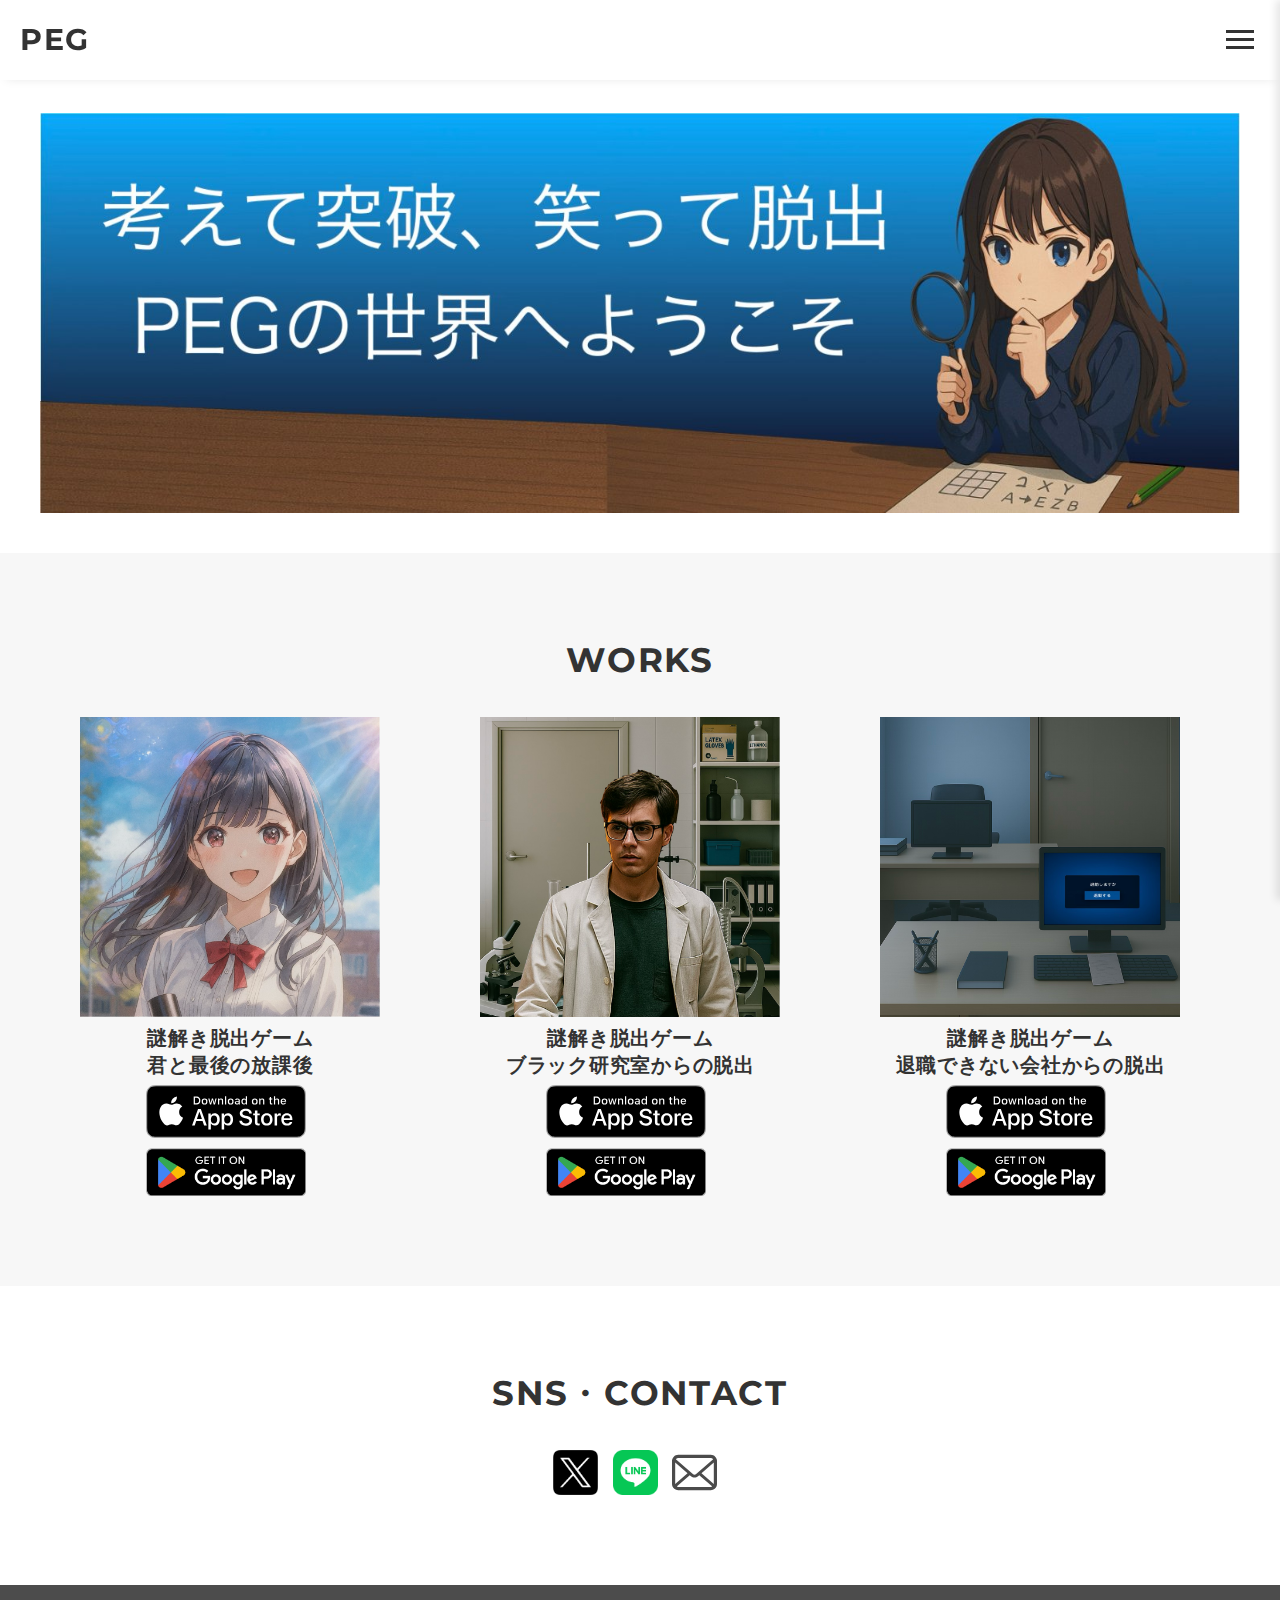
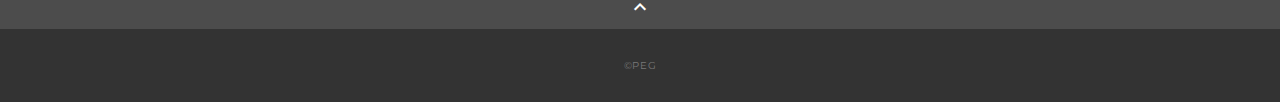
<file: index.html>
<!DOCTYPE html>
<html lang="ja">
<head>
  <meta charset="utf-8">
  <meta name="viewport" content="width=device-width,initial-scale=1">
  <meta property="og:type" content="website">
  <meta property="og:title" content="PEG ホームページ">
  <meta property="og:url" content="URLが入る">
  <meta property="og:description" content="PEGのホームページです。">
  <meta property="og:image" content="img/ogp.png">
  <meta name="description" content="PEGのホームページです" />
  <title>PEG</title>
  <link rel="preconnect" href="https://fonts.gstatic.com">
  <link href="https://fonts.googleapis.com/css2?family=Montserrat:wght@400;700&display=swap" rel="stylesheet">
  <link href="https://fonts.googleapis.com/css?family=Material+Icons+Outlined" rel="stylesheet">
  <link href="css/ress.css" media="all" rel="stylesheet" type="text/css" />
  <!-- キャッシュ更新用のバージョンを上げています -->
  <link href="css/style.css?v=ham-7" media="all" rel="stylesheet" type="text/css" />
  <link rel="shortcut icon" href="img/icon.png" />
  <link rel="canonical" href="URLが入る" />
</head>

<body>
  <div class="wrapper">

    <!-- header -->
    <header class="header">
      <div class="container">
        <h1 class="header-logo">
          <a href=".">PEG</a>
        </h1>

        <!-- ハンバーガーボタン（SVGの三本線で確実に黒表示） -->
        <button class="hamburger" id="js-hamburger" aria-controls="global-nav" aria-expanded="false" aria-label="メニューを開閉">
          <svg class="hamburger-svg" width="28" height="22" viewBox="0 0 28 22" aria-hidden="true" focusable="false">
            <rect x="0" y="1"  width="28" height="3" />
            <rect x="0" y="9"  width="28" height="3" />
            <rect x="0" y="17" width="28" height="3" />
          </svg>
        </button>

        <!-- 右スライドのグローバルナビ（PC/SP共通で使用） -->
        <nav class="gnav" id="global-nav">
          <ul class="gnav-list">
            <li class="gnav-item"><a href="#works">WORKS</a></li>
            <li class="gnav-item"><a href="#contact">SNS・CONTACT</a></li>
            <li class="gnav-item"><a href="privacy.html">PRIVACY POLICY</a></li>
            <li class="gnav-item"><a href="support.html">SUPPORT PAGE</a></li>
            <li class="gnav-item"><a href="blog.html">BLOG</a></li>
          </ul>
        </nav>
      </div>
    </header>
    <!-- /header -->

    <main class="content">

      <!-- mv -->
      <div class="mv">
        <div class="mv-container">
          <img src="img/baner.jpeg" alt="PEG メイン画像" class="mv-image">
        </div>
      </div>
      <!-- /mv -->

      <!-- works -->
      <section class="works section" id="works">
        <div class="container">
          <h2 class="title">WORKS</h2>
          <div class="works-list">

            <div class="works-item">
              <!-- 画像をリンク化 -->
              <a href="works/school.html" class="works-thumb-link" aria-label="謎解き脱出ゲーム 君と最後の放課後の詳細へ">
                <img src="img/school.png" alt="ゲーム画像">
              </a>

              <div class="works-info">
                <!-- タイトルもリンク化（黒に統一） -->
                <p class="works-name">
                  <a href="works/school.html">謎解き脱出ゲーム<br>君と最後の放課後</a>
                </p>

                <div class="store-links">
                  <a href="https://apps.apple.com/jp/app/id6751128504" target="_blank" rel="noopener">
                    <img src="img/appstore.svg" alt="App Storeでダウンロード" class="store-btn">
                  </a>
                  
                  <a href="https://play.google.com/store/apps/details?id=com.perfect.schoolescape" target="_blank" rel="noopener">
                    <img src="img/googleplay.png" alt="Google Playで手に入れよう" class="store-btn">
                  </a>
                 
                </div>
              </div>
            </div>

            <div class="works-item">
              <!-- 画像をリンク化 -->
              <a href="works/lab.html" class="works-thumb-link" aria-label="謎解き脱出ゲーム ブラック研究室からの脱出の詳細へ">
                <img src="img/lab.png" alt="ゲーム画像">
              </a>

              <div class="works-info">
                <!-- タイトルもリンク化（黒に統一） -->
                <p class="works-name">
                  <a href="works/lab.html">謎解き脱出ゲーム<br>ブラック研究室からの脱出</a>
                </p>

                <div class="store-links">
                  <a href="https://apps.apple.com/jp/app/id6751105493" target="_blank" rel="noopener">
                    <img src="img/appstore.svg" alt="App Storeでダウンロード" class="store-btn">
                  </a>
                  
                  <a href="https://play.google.com/store/apps/details?id=com.perfect.labescape" target="_blank" rel="noopener">
                    <img src="img/googleplay.png" alt="Google Playで手に入れよう" class="store-btn">
                  </a>
                 
                </div>
              </div>
            </div>

            <div class="works-item">
              <!-- 画像をリンク化 -->
              <a href="works/taisyoku.html" class="works-thumb-link" aria-label="謎解き脱出ゲーム 退職できない会社からの脱出の詳細へ">
                <img src="img/taisyoku.png" alt="ゲーム画像">
              </a>

              <div class="works-info">
                <!-- タイトルもリンク化（黒に統一） -->
                <p class="works-name">
                  <a href="works/taisyoku.html">謎解き脱出ゲーム<br>退職できない会社からの脱出</a>
                </p>

                <div class="store-links">
                  <a href="https://apps.apple.com/jp/app/id6748549548" target="_blank" rel="noopener">
                    <img src="img/appstore.svg" alt="App Storeでダウンロード" class="store-btn">
                  </a>
                  
                  <a href="https://play.google.com/store/apps/details?id=com.perfect.companyescape" target="_blank" rel="noopener">
                    <img src="img/googleplay.png" alt="Google Playで手に入れよう" class="store-btn">
                  </a>
                 
                </div>
              </div>
            </div>

          </div>
        </div>
      </section>

      <!-- contact -->
      <section class="contact section" id="contact">
        <div class="container">
          <h2 class="title">SNS・CONTACT</h2>
        <div class="contact-list">
            <a class="contact-item" href="https://x.com/PEG1476148/" target="_blank" rel="noopener">
              <img src="img/x_icon.png" alt="X" class="contact-icon">
            </a>
            <a class="contact-item" href="https://lin.ee/E0XGJsM/" target="_blank" rel="noopener">
              <img src="img/line_icon.png" alt="LINE" class="contact-icon">
            </a>
            <a class="contact-item" href="mailto:perfectescapegame@gmail.com">
              <img src="img/email_icon.svg" alt="Email" class="contact-icon">
            </a>
          </div>
        </div>
      </section>
      <!-- /contact -->

      <div class="page-top" id="js-page-top">
        <span class="material-icons-outlined">expand_less</span>
      </div>
    </main>

    <!-- footer -->
    <footer class="footer">
      <div class="copyright">&copy;PEG</div>
    </footer>
    <!-- /footer -->

  </div>

  <!-- jQuery とスクリプト -->
  <script src="https://ajax.googleapis.com/ajax/libs/jquery/3.6.0/jquery.min.js"></script>
  <script src="js/script.js?v=ham-7"></script>
</body>
</html>
</file>
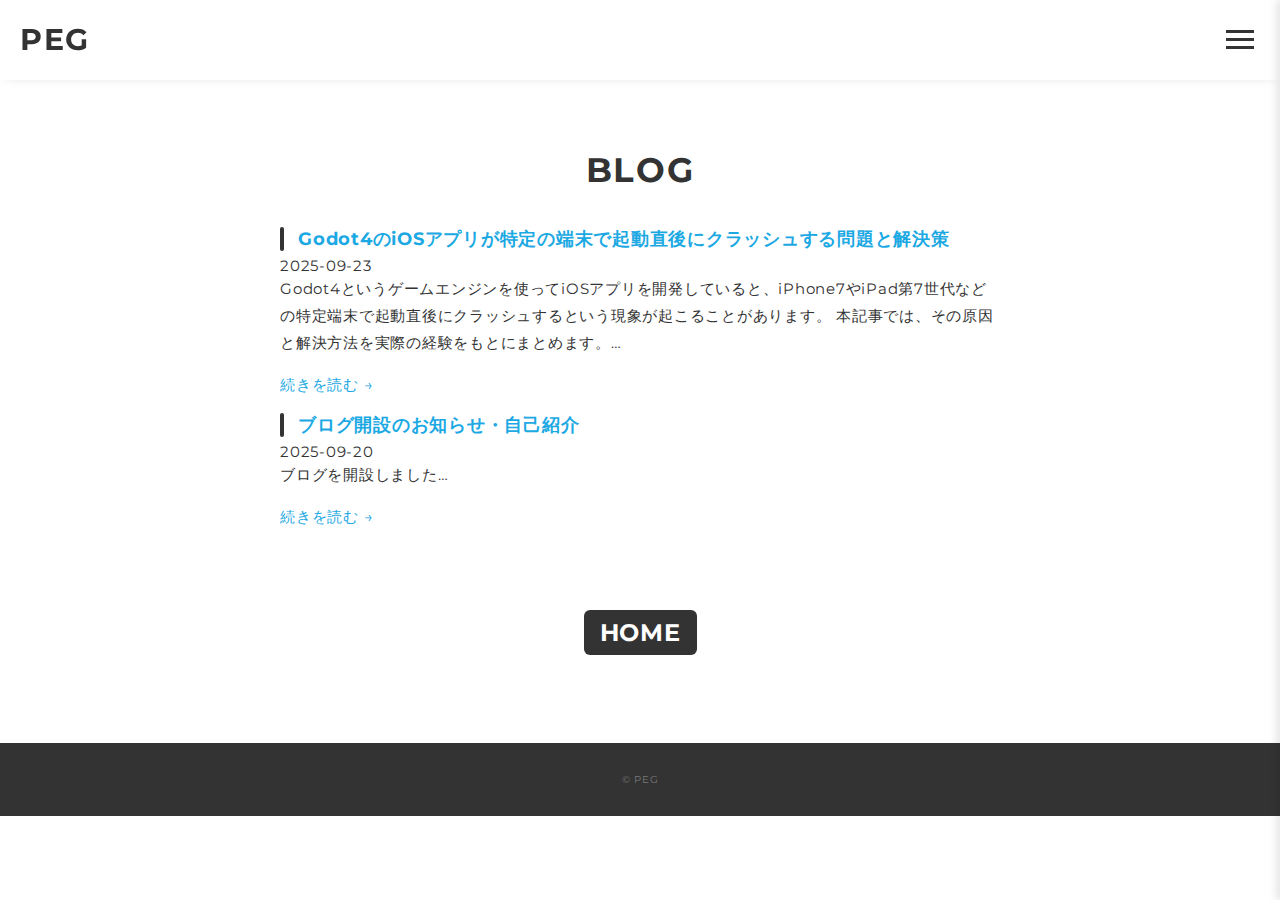
<file: blog.html>
<!DOCTYPE html>
<html lang="ja">
<head>
  <meta charset="utf-8">
  <meta name="viewport" content="width=device-width,initial-scale=1">
  <meta property="og:type" content="website">
  <meta property="og:title" content="PEG ホームページ">
  <meta property="og:url" content="URLが入る">
  <meta property="og:description" content="PEGのホームページです。">
  <meta property="og:image" content="img/ogp.png">
  <meta name="description" content="PEGのホームページです" />
  <title>PEG</title>
  <link rel="preconnect" href="https://fonts.gstatic.com">
  <link href="https://fonts.googleapis.com/css2?family=Montserrat:wght@400;700&display=swap" rel="stylesheet">
  <link href="https://fonts.googleapis.com/css?family=Material+Icons+Outlined" rel="stylesheet">
  <link href="css/ress.css" media="all" rel="stylesheet" type="text/css" />
  <!-- キャッシュ更新用のバージョンを上げています -->
  <link href="css/style.css?v=ham-7" media="all" rel="stylesheet" type="text/css" />
  <link rel="shortcut icon" href="img/icon.png" />
  <link rel="canonical" href="URLが入る" />
</head>

<body>
  <div class="wrapper">

    <!-- header -->
    <header class="header">
      <div class="container">
        <h1 class="header-logo">
          <a href=".">PEG</a>
        </h1>

        <!-- ハンバーガーボタン（SVGの三本線で確実に黒表示） -->
        <button class="hamburger" id="js-hamburger" aria-controls="global-nav" aria-expanded="false" aria-label="メニューを開閉">
          <svg class="hamburger-svg" width="28" height="22" viewBox="0 0 28 22" aria-hidden="true" focusable="false">
            <rect x="0" y="1"  width="28" height="3" />
            <rect x="0" y="9"  width="28" height="3" />
            <rect x="0" y="17" width="28" height="3" />
          </svg>
        </button>

        <!-- 右スライドのグローバルナビ（PC/SP共通で使用） -->
        <nav class="gnav" id="global-nav">
          <ul class="gnav-list">
            <li class="gnav-item"><a href="index.html#works">WORKS</a></li>
            <li class="gnav-item"><a href="index.html#contact">SNS・CONTACT</a></li>
            <li class="gnav-item"><a href="privacy.html">PRIVACY POLICY</a></li>
            <li class="gnav-item"><a href="support.html">SUPPORT PAGE</a></li>
            <li class="gnav-item"><a href="blog.html">BLOG</a></li>
          </ul>
        </nav>
      </div>
    </header>
    <!-- /header -->

    <main class="content">
      <article class="article">
        <div class="article-container">
          <h2 class="title">BLOG</h2>

          <div class="article-body">
            <section class="post-list">
              <!-- 1件目 -->
              <article class="post-item">
                <h3 class="post-title">
                  <a href="blog/20250923_godot.html">Godot4のiOSアプリが特定の端末で起動直後にクラッシュする問題と解決策</a>
                </h3>
                <div class="post-meta">
                  <time datetime="2025-09-23">2025-09-23</time>
                </div>
                <p class="post-excerpt">
                  Godot4というゲームエンジンを使ってiOSアプリを開発していると、iPhone7やiPad第7世代などの特定端末で起動直後にクラッシュするという現象が起こることがあります。
                  本記事では、その原因と解決方法を実際の経験をもとにまとめます。…
                </p>
                <p class="post-readmore">
                  <a href="blog/20250923_godot.html" aria-label="続きを読む">続きを読む →</a>
                </p>
              </article>

              <!-- 2件目 -->
              <article class="post-item">
                <h3 class="post-title">
                  <a href="blog/20250920_open.html">ブログ開設のお知らせ・自己紹介</a>
                </h3>
                <div class="post-meta">
                  <time datetime="2025-09-20">2025-09-20</time>
                </div>
                <p class="post-excerpt">
                  ブログを開設しました…
                </p>
                <p class="post-readmore">
                  <a href="blog/20250920_open.html">続きを読む →</a>
                </p>
              </article>
            </section>
          </div>

          <div class="home-link">
            <a href="index.html">HOME</a>
          </div>
        </div>
      </article>
    </main>


    <footer class="footer">
      <div class="copyright">&copy; PEG</div>
    </footer>

  </div>

  <!-- jQuery とスクリプト -->
  <script src="https://ajax.googleapis.com/ajax/libs/jquery/3.6.0/jquery.min.js"></script>
  <script src="js/script.js?v=ham-7"></script>
</body>
</html>
</file>
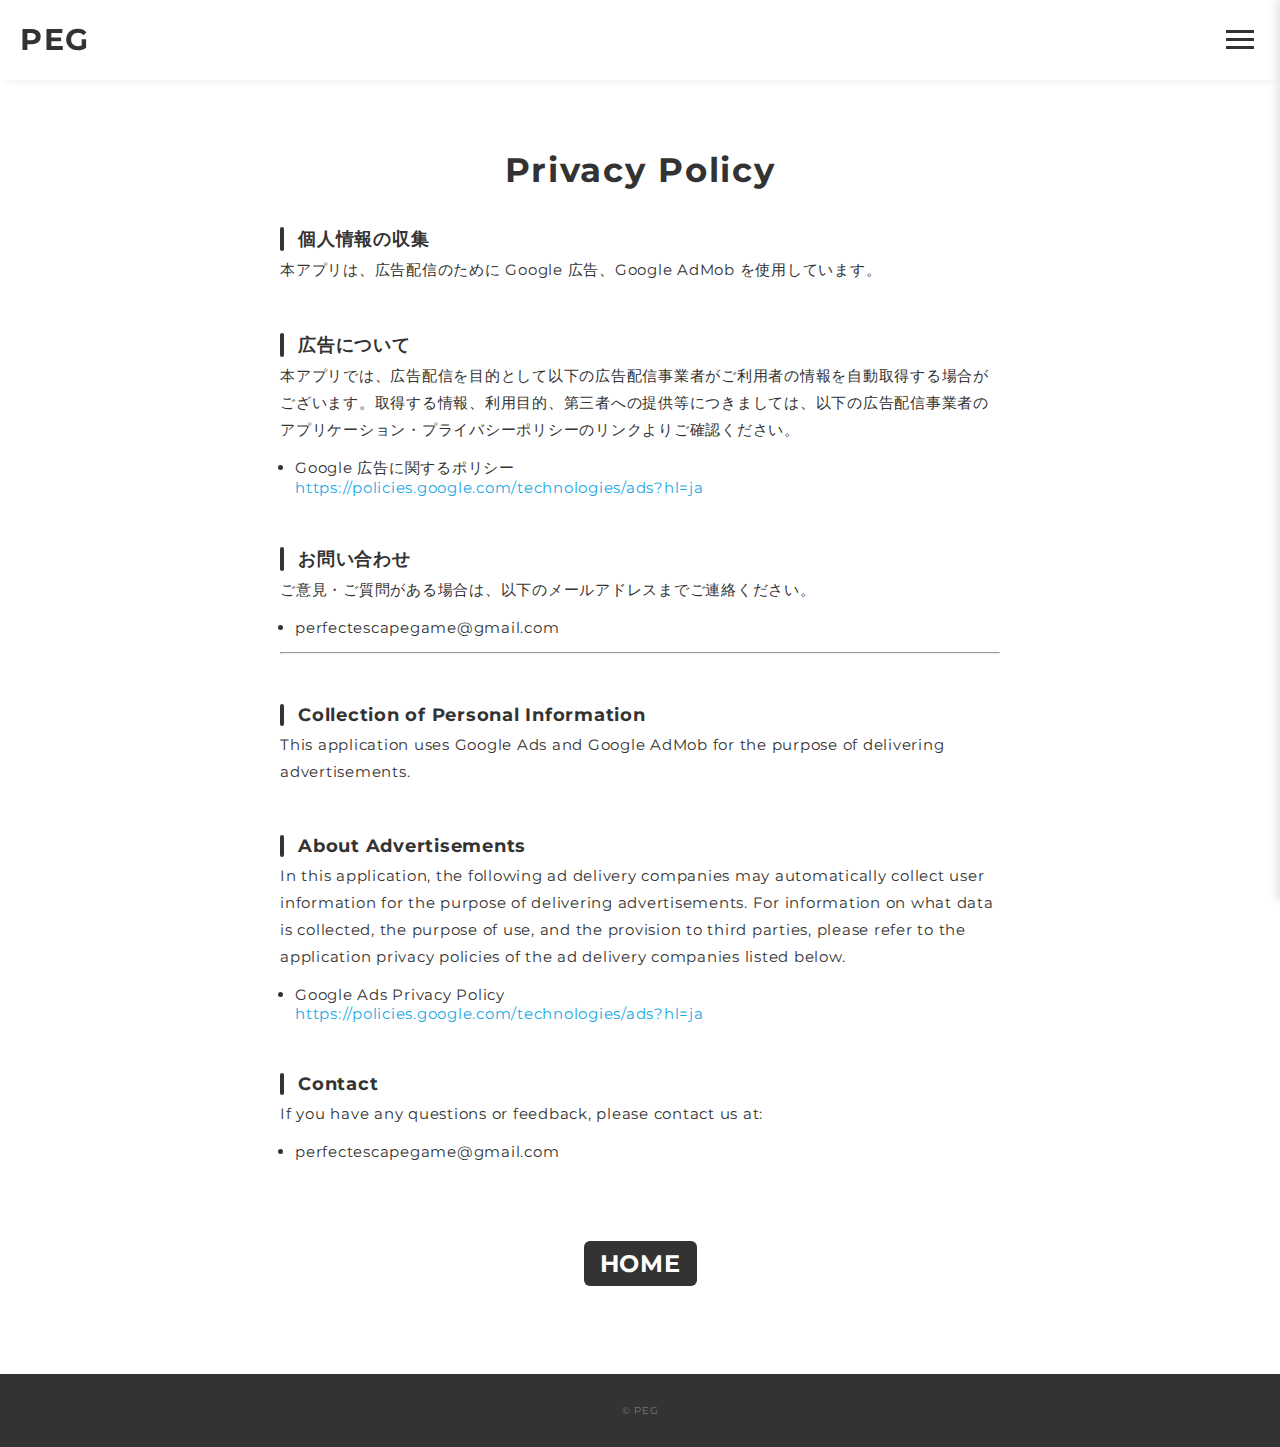
<file: privacy.html>
<!DOCTYPE html>
<html lang="ja">
<head>
  <meta charset="utf-8">
  <meta name="viewport" content="width=device-width,initial-scale=1">
  <meta property="og:type" content="website">
  <meta property="og:title" content="PEG ホームページ">
  <meta property="og:url" content="URLが入る">
  <meta property="og:description" content="PEGのホームページです。">
  <meta property="og:image" content="img/ogp.png">
  <meta name="description" content="PEGのホームページです" />
  <title>PEG</title>
  <link rel="preconnect" href="https://fonts.gstatic.com">
  <link href="https://fonts.googleapis.com/css2?family=Montserrat:wght@400;700&display=swap" rel="stylesheet">
  <link href="https://fonts.googleapis.com/css?family=Material+Icons+Outlined" rel="stylesheet">
  <link href="css/ress.css" media="all" rel="stylesheet" type="text/css" />
  <!-- キャッシュ更新用のバージョンを上げています -->
  <link href="css/style.css?v=ham-7" media="all" rel="stylesheet" type="text/css" />
  <link rel="shortcut icon" href="img/icon.png" />
  <link rel="canonical" href="URLが入る" />
</head>

<body>
  <div class="wrapper">

    <!-- header -->
    <header class="header">
      <div class="container">
        <h1 class="header-logo">
          <a href=".">PEG</a>
        </h1>

        <!-- ハンバーガーボタン（SVGの三本線で確実に黒表示） -->
        <button class="hamburger" id="js-hamburger" aria-controls="global-nav" aria-expanded="false" aria-label="メニューを開閉">
          <svg class="hamburger-svg" width="28" height="22" viewBox="0 0 28 22" aria-hidden="true" focusable="false">
            <rect x="0" y="1"  width="28" height="3" />
            <rect x="0" y="9"  width="28" height="3" />
            <rect x="0" y="17" width="28" height="3" />
          </svg>
        </button>

        <!-- 右スライドのグローバルナビ（PC/SP共通で使用） -->
        <nav class="gnav" id="global-nav">
          <ul class="gnav-list">
            <li class="gnav-item"><a href="index.html#works">WORKS</a></li>
            <li class="gnav-item"><a href="index.html#contact">SNS・CONTACT</a></li>
            <li class="gnav-item"><a href="privacy.html">PRIVACY POLICY</a></li>
            <li class="gnav-item"><a href="support.html">SUPPORT PAGE</a></li>
            <li class="gnav-item"><a href="blog.html">BLOG</a></li>
          </ul>
        </nav>
      </div>
    </header>
    <!-- /header -->

    <main class="content">
      <article class="article">
        <div class="article-container">
          <h2 class="title">Privacy Policy</h2>

          <div class="article-body">
            <h3>個人情報の収集</h3>
            <p>本アプリは、広告配信のために Google 広告、Google AdMob を使用しています。</p>

            <h3>広告について</h3>
            <p>本アプリでは、広告配信を目的として以下の広告配信事業者がご利用者の情報を自動取得する場合がございます。取得する情報、利用目的、第三者への提供等につきましては、以下の広告配信事業者のアプリケーション・プライバシーポリシーのリンクよりご確認ください。</p>

            <ul>
              <li>
                Google 広告に関するポリシー<br>
                <a href="https://policies.google.com/technologies/ads?hl=ja" target="_blank" rel="noopener">
                  https://policies.google.com/technologies/ads?hl=ja
                </a>
              </li>
            </ul>

            <h3>お問い合わせ</h3>
            <p>ご意見・ご質問がある場合は、以下のメールアドレスまでご連絡ください。</p>
            <ul>
              <li>
                perfectescapegame@gmail.com
              </li>
            </ul>  

            <hr>

            <h3>Collection of Personal Information</h3>
            <p>This application uses Google Ads and Google AdMob for the purpose of delivering advertisements.</p>

            <h3>About Advertisements</h3>
            <p>In this application, the following ad delivery companies may automatically collect user information for the purpose of delivering advertisements. For information on what data is collected, the purpose of use, and the provision to third parties, please refer to the application privacy policies of the ad delivery companies listed below.</p>

            <ul>
              <li>
                Google Ads Privacy Policy<br>
                <a href="https://policies.google.com/technologies/ads?hl=ja" target="_blank" rel="noopener">
                  https://policies.google.com/technologies/ads?hl=ja
                </a>
              </li>
            </ul>

            <h3>Contact</h3>
            <p>If you have any questions or feedback, please contact us at:</p>
            <ul>
              <li>
                perfectescapegame@gmail.com
              </li>
            </ul>  
            
          </div>   

          <div class="home-link">
            <a href="index.html">HOME</a>
          </div>
        </div>
      </article>
    </main>

    <footer class="footer">
      <div class="copyright">&copy; PEG</div>
    </footer>

  </div>

  <!-- jQuery とスクリプト -->
  <script src="https://ajax.googleapis.com/ajax/libs/jquery/3.6.0/jquery.min.js"></script>
  <script src="js/script.js?v=ham-7"></script>
</body>
</html>
</file>
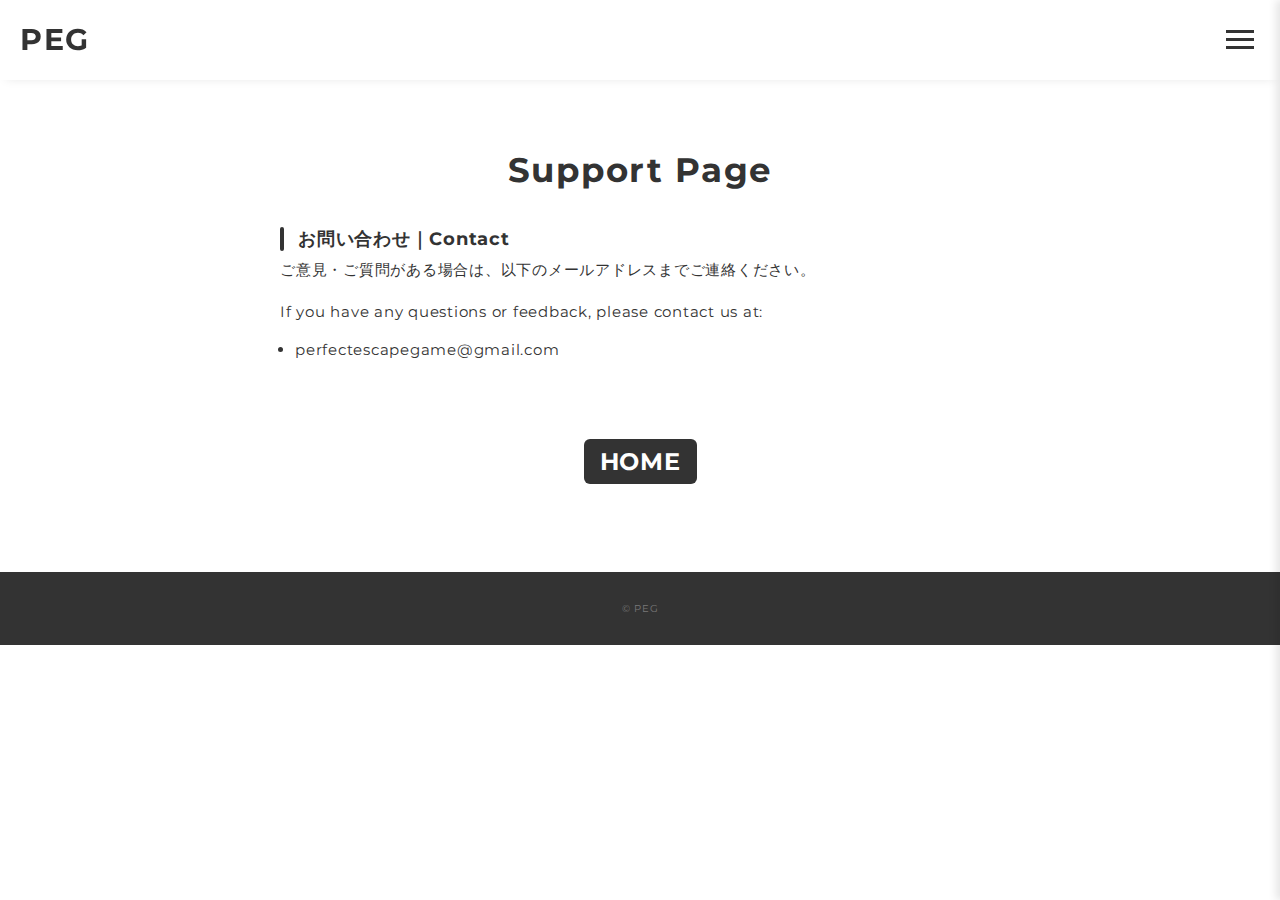
<file: support.html>
<!DOCTYPE html>
<html lang="ja">
<head>
  <meta charset="utf-8">
  <meta name="viewport" content="width=device-width,initial-scale=1">
  <meta property="og:type" content="website">
  <meta property="og:title" content="PEG ホームページ">
  <meta property="og:url" content="URLが入る">
  <meta property="og:description" content="PEGのホームページです。">
  <meta property="og:image" content="img/ogp.png">
  <meta name="description" content="PEGのホームページです" />
  <title>PEG</title>
  <link rel="preconnect" href="https://fonts.gstatic.com">
  <link href="https://fonts.googleapis.com/css2?family=Montserrat:wght@400;700&display=swap" rel="stylesheet">
  <link href="https://fonts.googleapis.com/css?family=Material+Icons+Outlined" rel="stylesheet">
  <link href="css/ress.css" media="all" rel="stylesheet" type="text/css" />
  <!-- キャッシュ更新用のバージョンを上げています -->
  <link href="css/style.css?v=ham-7" media="all" rel="stylesheet" type="text/css" />
  <link rel="shortcut icon" href="img/icon.png" />
  <link rel="canonical" href="URLが入る" />
</head>

<body>
  <div class="wrapper">

    <!-- header -->
    <header class="header">
      <div class="container">
        <h1 class="header-logo">
          <a href=".">PEG</a>
        </h1>

        <!-- ハンバーガーボタン（SVGの三本線で確実に黒表示） -->
        <button class="hamburger" id="js-hamburger" aria-controls="global-nav" aria-expanded="false" aria-label="メニューを開閉">
          <svg class="hamburger-svg" width="28" height="22" viewBox="0 0 28 22" aria-hidden="true" focusable="false">
            <rect x="0" y="1"  width="28" height="3" />
            <rect x="0" y="9"  width="28" height="3" />
            <rect x="0" y="17" width="28" height="3" />
          </svg>
        </button>

        <!-- 右スライドのグローバルナビ（PC/SP共通で使用） -->
        <nav class="gnav" id="global-nav">
          <ul class="gnav-list">
            <li class="gnav-item"><a href="index.html#works">WORKS</a></li>
            <li class="gnav-item"><a href="index.html#contact">SNS・CONTACT</a></li>
            <li class="gnav-item"><a href="privacy.html">PRIVACY POLICY</a></li>
            <li class="gnav-item"><a href="support.html">SUPPORT PAGE</a></li>
          </ul>
        </nav>
      </div>
    </header>
    <!-- /header -->

    <main class="content">
      <article class="article">
        <div class="article-container">
          <h2 class="title">Support Page</h2>

          <div class="article-body">
            <h3>お問い合わせ｜Contact</h3>
            <p>ご意見・ご質問がある場合は、以下のメールアドレスまでご連絡ください。</p>
            <p>If you have any questions or feedback, please contact us at:</p>
            <ul>
              <li>
                perfectescapegame@gmail.com
              </li>
            </ul>     
          </div>

          <div class="home-link">
            <a href="index.html">HOME</a>
          </div>
        </div>
      </article>
    </main>

    <footer class="footer">
      <div class="copyright">&copy; PEG</div>
    </footer>

  </div>

  <!-- jQuery とスクリプト -->
  <script src="https://ajax.googleapis.com/ajax/libs/jquery/3.6.0/jquery.min.js"></script>
  <script src="js/script.js?v=ham-7"></script>
</body>
</html>
</file>
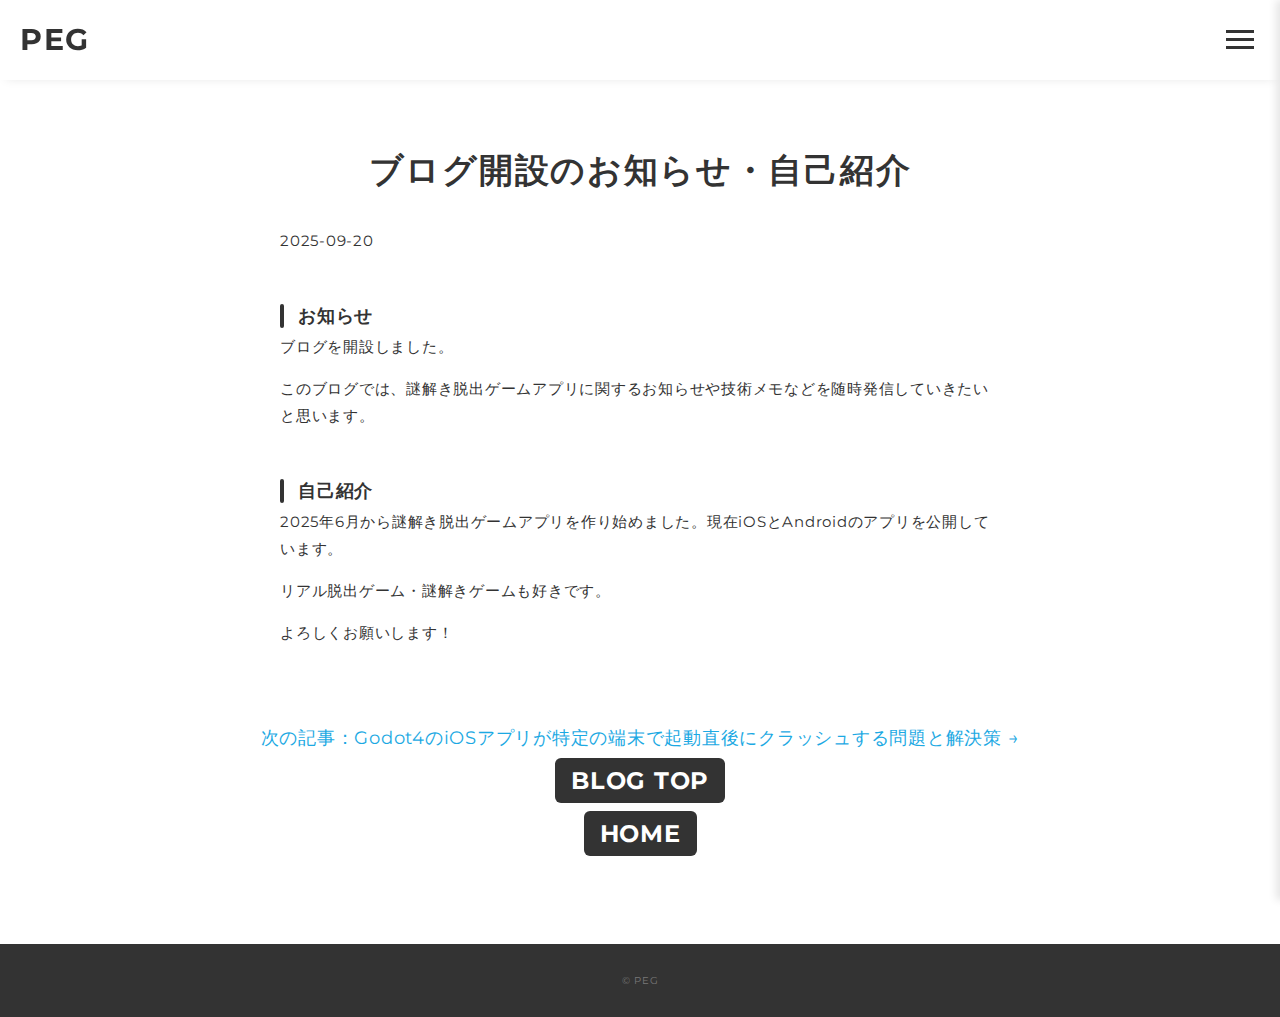
<file: blog/20250920_open.html>
<!DOCTYPE html>
<html lang="ja">
<head>
  <meta charset="UTF-8">
  <meta name="viewport" content="width=device-width,initial-scale=1">
  <meta name="description" content="BLOG">
  <title>BLOG</title>
  <link rel="preconnect" href="https://fonts.googleapis.com">
  <link rel="preconnect" href="https://fonts.gstatic.com" crossorigin>
  <link href="https://fonts.googleapis.com/css2?family=Montserrat:wght@400;700&display=swap" rel="stylesheet">

  <link href="../css/ress.css" rel="stylesheet">
  <!-- キャッシュ更新のため ?v を付けています -->
  <link href="../css/style.css?v=ham-fix" rel="stylesheet">
  <link rel="shortcut icon" href="../img/icon.png" />
</head>
<body>
  <div class="wrapper">

    <!-- header -->
    <header class="header">
      <div class="container">
        <h1 class="header-logo"><a href="../index.html">PEG</a></h1>

        <!-- ハンバーガー（SVG版：spanは使いません） -->
        <button class="hamburger" id="js-hamburger"
                aria-controls="global-nav" aria-expanded="false" aria-label="メニューを開閉">
          <svg class="hamburger-svg" width="28" height="22" viewBox="0 0 28 22" aria-hidden="true" focusable="false">
            <rect x="0" y="1"  width="28" height="3" />
            <rect x="0" y="9"  width="28" height="3" />
            <rect x="0" y="17" width="28" height="3" />
          </svg>
        </button>

        <nav class="gnav" id="global-nav">
          <ul class="gnav-list">
            <li class="gnav-item"><a href="../index.html#works">WORKS</a></li>
            <li class="gnav-item"><a href="../index.html#contact">CONTACT</a></li>
            <li class="gnav-item"><a href="../privacy.html">PRIVACY POLICY</a></li>
            <li class="gnav-item"><a href="../support.html">SUPPORT PAGE</a></li>
            <li class="gnav-item"><a href="../blog.html">BLOG</a></li>
          </ul>
        </nav>
      </div>
    </header>
    <!-- /header -->

    <main class="content" itemscope itemtype="https://schema.org/BlogPosting">
      <article class="article">
        <div class="article-container">
          <h2 class="title" itemprop="headline">ブログ開設のお知らせ・自己紹介</h2>

          <div class="article-body" itemprop="articleBody">
            <p class="post-meta">
              <time datetime="2025-09-20" itemprop="datePublished">2025-09-20</time>
              <meta itemprop="dateModified" content="2025-09-20">
            </p>

            <h3>お知らせ</h3>
            <p>ブログを開設しました。</p>
            <p>このブログでは、謎解き脱出ゲームアプリに関するお知らせや技術メモなどを随時発信していきたいと思います。</p>
            <h3>自己紹介</h3>
            <p>2025年6月から謎解き脱出ゲームアプリを作り始めました。現在iOSとAndroidのアプリを公開しています。</p>
            <p>リアル脱出ゲーム・謎解きゲームも好きです。</p>
            <p>よろしくお願いします！</p>

            <!-- <figure>
              <img src="../../img/release-hero.jpg" alt="新作のスクリーンショット" itemprop="image">
              <figcaption>タイトル画面（仮）</figcaption>
            </figure> -->
          </div>

          <!-- 前後ナビ -->
          <nav class="post-nav" aria-label="Post navigation">
            <!-- <a class="prev" href="20250920_devlog.html">← 前の記事：開発ログ</a> -->
            <a class="next" href="20250923_godot.html">次の記事：Godot4のiOSアプリが特定の端末で起動直後にクラッシュする問題と解決策 →</a>
          </nav>

          <div class="home-link">
            <a href="../blog.html">BLOG TOP</a>
            <a href="../index.html">HOME</a>
          </div>
        </div>
      </article>
    </main>

    <footer class="footer">
      <div class="copyright">&copy; PEG</div>
    </footer>
  </div>

  <!-- jQuery とスクリプト -->
  <script src="https://ajax.googleapis.com/ajax/libs/jquery/3.6.0/jquery.min.js"></script>
  <script src="../js/script.js?v=ham-fix"></script>
</body>
</html>
</file>
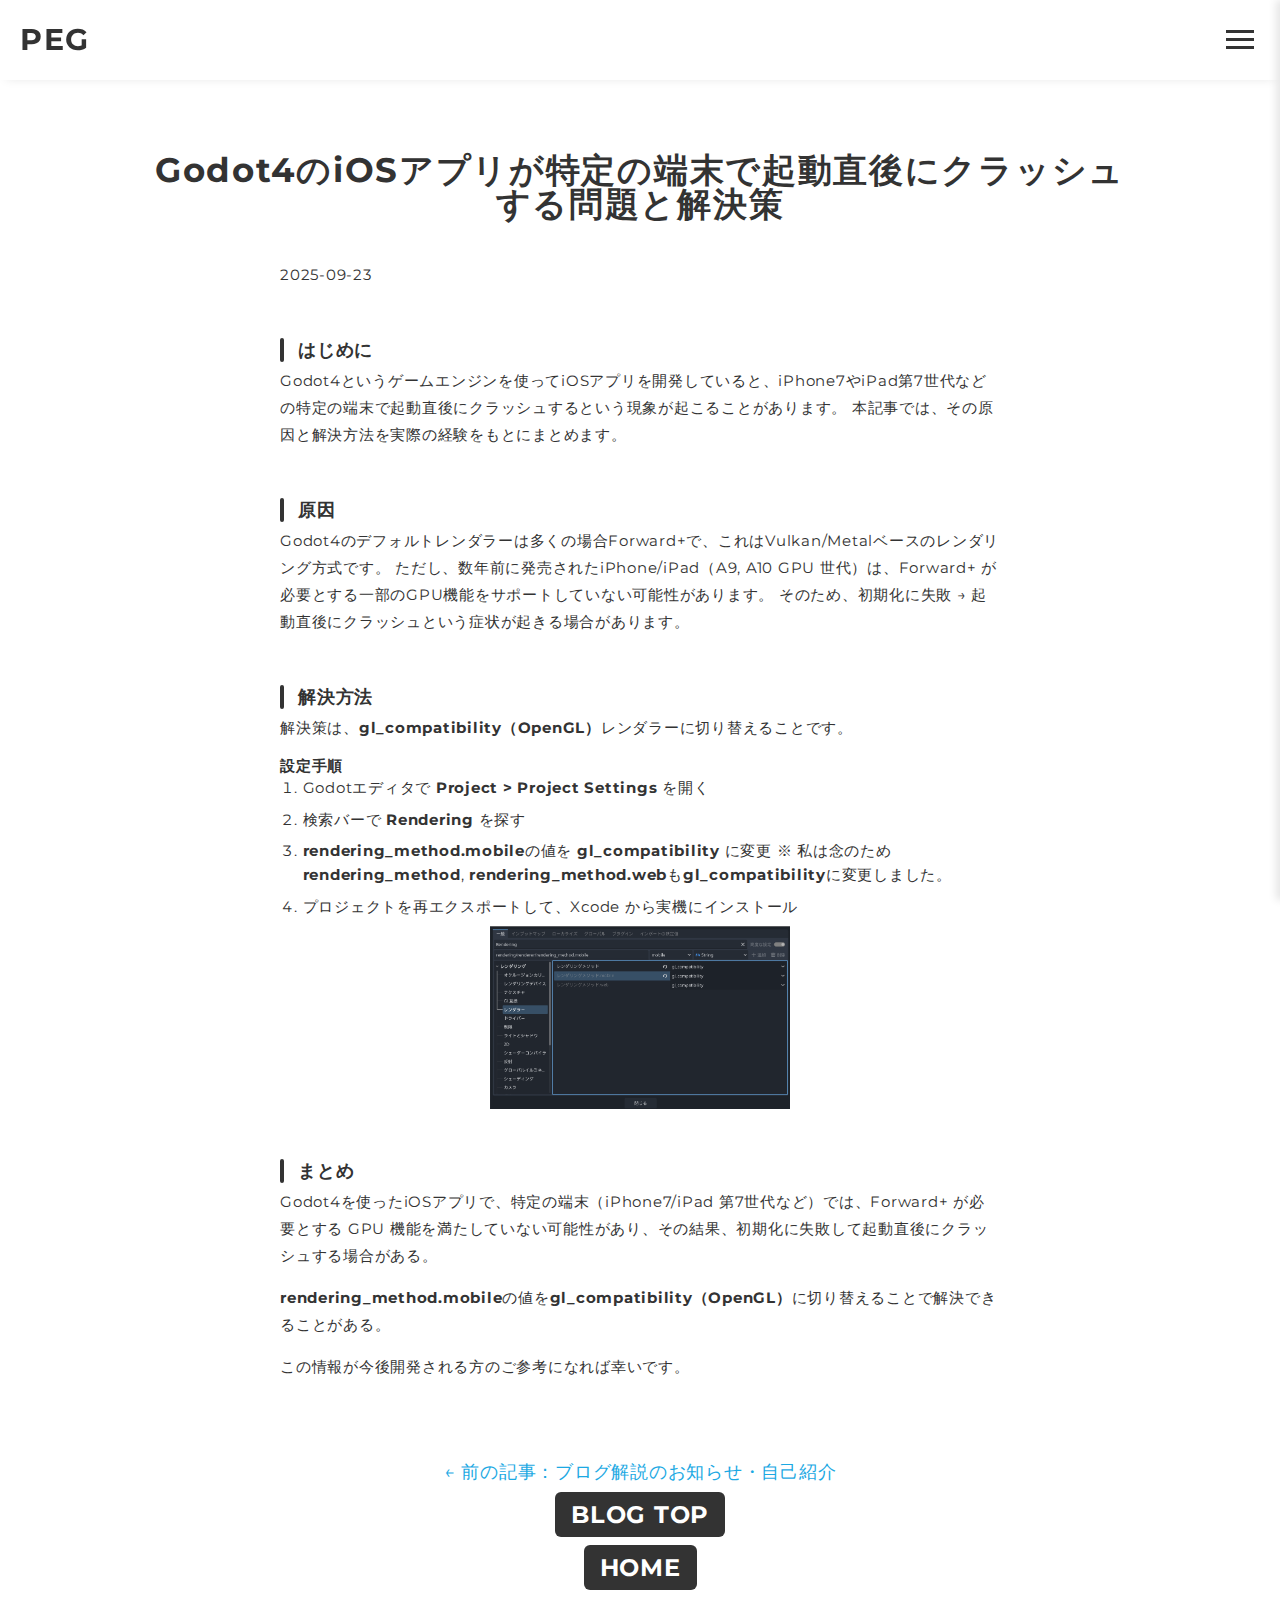
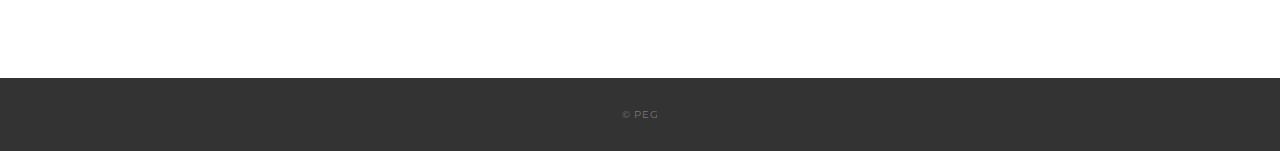
<file: blog/20250923_godot.html>
<!DOCTYPE html>
<html lang="ja">
<head>
  <meta charset="UTF-8">
  <meta name="viewport" content="width=device-width,initial-scale=1">
  <meta name="description" content="BLOG">
  <title>BLOG</title>
  <link rel="preconnect" href="https://fonts.googleapis.com">
  <link rel="preconnect" href="https://fonts.gstatic.com" crossorigin>
  <link href="https://fonts.googleapis.com/css2?family=Montserrat:wght@400;700&display=swap" rel="stylesheet">

  <link href="../css/ress.css" rel="stylesheet">
  <!-- キャッシュ更新のため ?v を付けています -->
  <link href="../css/style.css?v=ham-fix" rel="stylesheet">
  <link rel="shortcut icon" href="../img/icon.png" />
</head>
<body>
  <div class="wrapper">

    <!-- header -->
    <header class="header">
      <div class="container">
        <h1 class="header-logo"><a href="../index.html">PEG</a></h1>

        <!-- ハンバーガー（SVG版：spanは使いません） -->
        <button class="hamburger" id="js-hamburger"
                aria-controls="global-nav" aria-expanded="false" aria-label="メニューを開閉">
          <svg class="hamburger-svg" width="28" height="22" viewBox="0 0 28 22" aria-hidden="true" focusable="false">
            <rect x="0" y="1"  width="28" height="3" />
            <rect x="0" y="9"  width="28" height="3" />
            <rect x="0" y="17" width="28" height="3" />
          </svg>
        </button>

        <nav class="gnav" id="global-nav">
          <ul class="gnav-list">
            <li class="gnav-item"><a href="../index.html#works">WORKS</a></li>
            <li class="gnav-item"><a href="../index.html#contact">CONTACT</a></li>
            <li class="gnav-item"><a href="../privacy.html">PRIVACY POLICY</a></li>
            <li class="gnav-item"><a href="../support.html">SUPPORT PAGE</a></li>
            <li class="gnav-item"><a href="../blog.html">BLOG</a></li>
          </ul>
        </nav>
      </div>
    </header>
    <!-- /header -->

    <main class="content" itemscope itemtype="https://schema.org/BlogPosting">
      <article class="article">
        <div class="article-container">
          <h2 class="title" itemprop="headline">Godot4のiOSアプリが特定の端末で起動直後にクラッシュする問題と解決策</h2>

          <div class="article-body" itemprop="articleBody">
            <p class="post-meta">
              <time datetime="2025-09-23" itemprop="datePublished">2025-09-23</time>
              <meta itemprop="dateModified" content="2025-09-23">
            </p>

            <h3>はじめに</h3>
            <p>Godot4というゲームエンジンを使ってiOSアプリを開発していると、iPhone7やiPad第7世代などの特定の端末で起動直後にクラッシュするという現象が起こることがあります。
              本記事では、その原因と解決方法を実際の経験をもとにまとめます。</p>

            <h3>原因</h3>
            <p>Godot4のデフォルトレンダラーは多くの場合Forward+で、これはVulkan/Metalベースのレンダリング方式です。
            ただし、数年前に発売されたiPhone/iPad（A9, A10 GPU 世代）は、Forward+ が必要とする一部のGPU機能をサポートしていない可能性があります。
            そのため、初期化に失敗 → 起動直後にクラッシュという症状が起きる場合があります。</p>

            <h3>解決方法</h3>
            <p>解決策は、<strong>gl_compatibility（OpenGL）</strong>レンダラーに切り替えることです。</p>

            <h4>設定手順</h4>
            <ol class="steps">
              <li>Godotエディタで <strong>Project &gt; Project Settings</strong> を開く</li>
              <li>検索バーで <strong>Rendering</strong> を探す</li>
              <li><strong>rendering_method.mobile</strong>の値を <strong>gl_compatibility</strong> に変更 
                ※ 私は念のため<strong>rendering_method</strong>, <strong>rendering_method.web</strong>も<strong>gl_compatibility</strong>に変更しました。</li>
              <li>プロジェクトを再エクスポートして、Xcode から実機にインストール</li>
            </ol>

            <figure>
              <img src="../img/blog_20250923.png" alt="スクリーンショット" itemprop="image">
              <!-- <figcaption>タイトル画面（仮）</figcaption> -->
            </figure>

            <h3>まとめ</h3>
            <p>Godot4を使ったiOSアプリで、特定の端末（iPhone7/iPad 第7世代など）では、Forward+ が必要とする GPU 機能を満たしていない可能性があり、その結果、初期化に失敗して起動直後にクラッシュする場合がある。</p>
            <p><strong>rendering_method.mobile</strong>の値を<strong>gl_compatibility（OpenGL）</strong>に切り替えることで解決できることがある。</p>
            <p>この情報が今後開発される方のご参考になれば幸いです。</p>

          </div>

          <!-- 前後ナビ -->
          <nav class="post-nav" aria-label="Post navigation">
            <a class="prev" href="20250920_open.html">← 前の記事：ブログ解説のお知らせ・自己紹介</a>
            <!-- <a class="next" href="2025-09-10-bugfix.html">次の記事：不具合修正 →</a> -->
          </nav>

          <div class="home-link">
            <a href="../blog.html">BLOG TOP</a>
            <a href="../index.html">HOME</a>
          </div>
        </div>
      </article>
    </main>

    <footer class="footer">
      <div class="copyright">&copy; PEG</div>
    </footer>
  </div>

  <!-- jQuery とスクリプト -->
  <script src="https://ajax.googleapis.com/ajax/libs/jquery/3.6.0/jquery.min.js"></script>
  <script src="../js/script.js?v=ham-fix"></script>
</body>
</html>
</file>
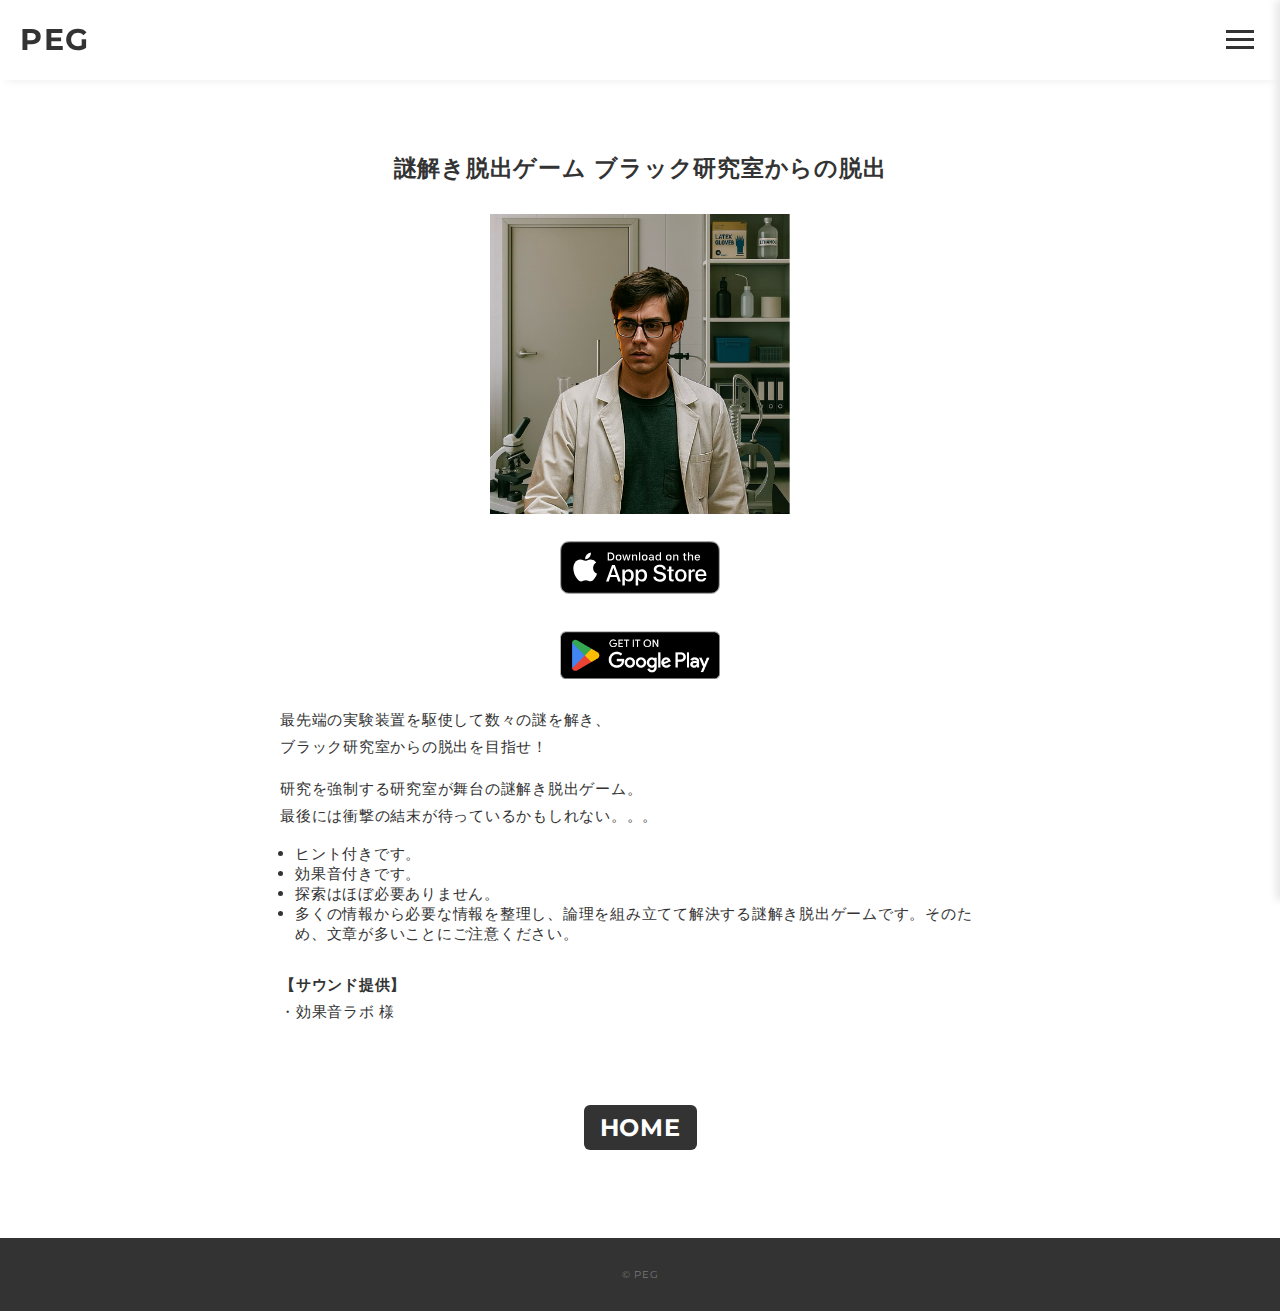
<file: works/lab.html>
<!DOCTYPE html>
<html lang="ja">
<head>
  <meta charset="UTF-8">
  <meta name="viewport" content="width=device-width,initial-scale=1">
  <meta name="description" content="謎解き脱出ゲーム ブラック研究室からの脱出 の詳細ページです。">
  <title>謎解き脱出ゲーム ブラック研究室からの脱出 | PEG</title>
  <link rel="preconnect" href="https://fonts.googleapis.com">
  <link rel="preconnect" href="https://fonts.gstatic.com" crossorigin>
  <link href="https://fonts.googleapis.com/css2?family=Montserrat:wght@400;700&display=swap" rel="stylesheet">

  <link href="../css/ress.css" rel="stylesheet">
  <!-- キャッシュ更新のため ?v を付けています -->
  <link href="../css/style.css?v=ham-fix" rel="stylesheet">
  <link rel="shortcut icon" href="../img/icon.png" />
</head>
<body>
  <div class="wrapper">

    <!-- header -->
    <header class="header">
      <div class="container">
        <h1 class="header-logo"><a href="../index.html">PEG</a></h1>

        <!-- ハンバーガー（SVG版：spanは使いません） -->
        <button class="hamburger" id="js-hamburger"
                aria-controls="global-nav" aria-expanded="false" aria-label="メニューを開閉">
          <svg class="hamburger-svg" width="28" height="22" viewBox="0 0 28 22" aria-hidden="true" focusable="false">
            <rect x="0" y="1"  width="28" height="3" />
            <rect x="0" y="9"  width="28" height="3" />
            <rect x="0" y="17" width="28" height="3" />
          </svg>
        </button>

        <nav class="gnav" id="global-nav">
          <ul class="gnav-list">
            <li class="gnav-item"><a href="../index.html#works">WORKS</a></li>
            <li class="gnav-item"><a href="../index.html#contact">CONTACT</a></li>
            <li class="gnav-item"><a href="../privacy.html">PRIVACY POLICY</a></li>
            <li class="gnav-item"><a href="../support.html">SUPPORT PAGE</a></li>
            <li class="gnav-item"><a href="../blog.html">BLOG</a></li>
          </ul>
        </nav>
      </div>
    </header>
    <!-- /header -->

    <main class="content">
      <article class="article">
        <div class="article-container">
          <h2 class="article-title">謎解き脱出ゲーム ブラック研究室からの脱出</h2>

          <div class="article-body">
            <img src="../img/lab.png" alt="謎解き脱出ゲーム ブラック研究室からの脱出の画像">
            <div class="works-store-links">
              <a href="https://apps.apple.com/jp/app/id6751105493" target="_blank" rel="noopener">
                <img src="../img/appstore.svg" alt="App Storeでダウンロード" class="store-btn">
              </a>
              <a href="https://play.google.com/store/apps/details?id=com.perfect.labescape" target="_blank" rel="noopener">
                <img src="../img/googleplay.png" alt="Google Playで手に入れよう" class="store-btn">
              </a>
            </div>
            <p>最先端の実験装置を駆使して数々の謎を解き、<br>
            ブラック研究室からの脱出を目指せ！</p>

            <p>研究を強制する研究室が舞台の謎解き脱出ゲーム。<br>
            最後には衝撃の結末が待っているかもしれない。。。</p>

            <ul class="indent-list">
              <li>ヒント付きです。</li>
              <li>効果音付きです。</li>
              <li>探索はほぼ必要ありません。</li>
              <li>多くの情報から必要な情報を整理し、論理を組み立てて解決する謎解き脱出ゲームです。そのため、文章が多いことにご注意ください。</li>
            </ul>

            <p><strong>【サウンド提供】</strong><br>・効果音ラボ 様</p>
          </div>

          <div class="home-link">
            <a href="../index.html">HOME</a>
          </div>
        </div>
      </article>
    </main>

    <footer class="footer">
      <div class="copyright">&copy; PEG</div>
    </footer>
  </div>

  <!-- jQuery とスクリプト -->
  <script src="https://ajax.googleapis.com/ajax/libs/jquery/3.6.0/jquery.min.js"></script>
  <script src="../js/script.js?v=ham-fix"></script>
</body>
</html>
</file>
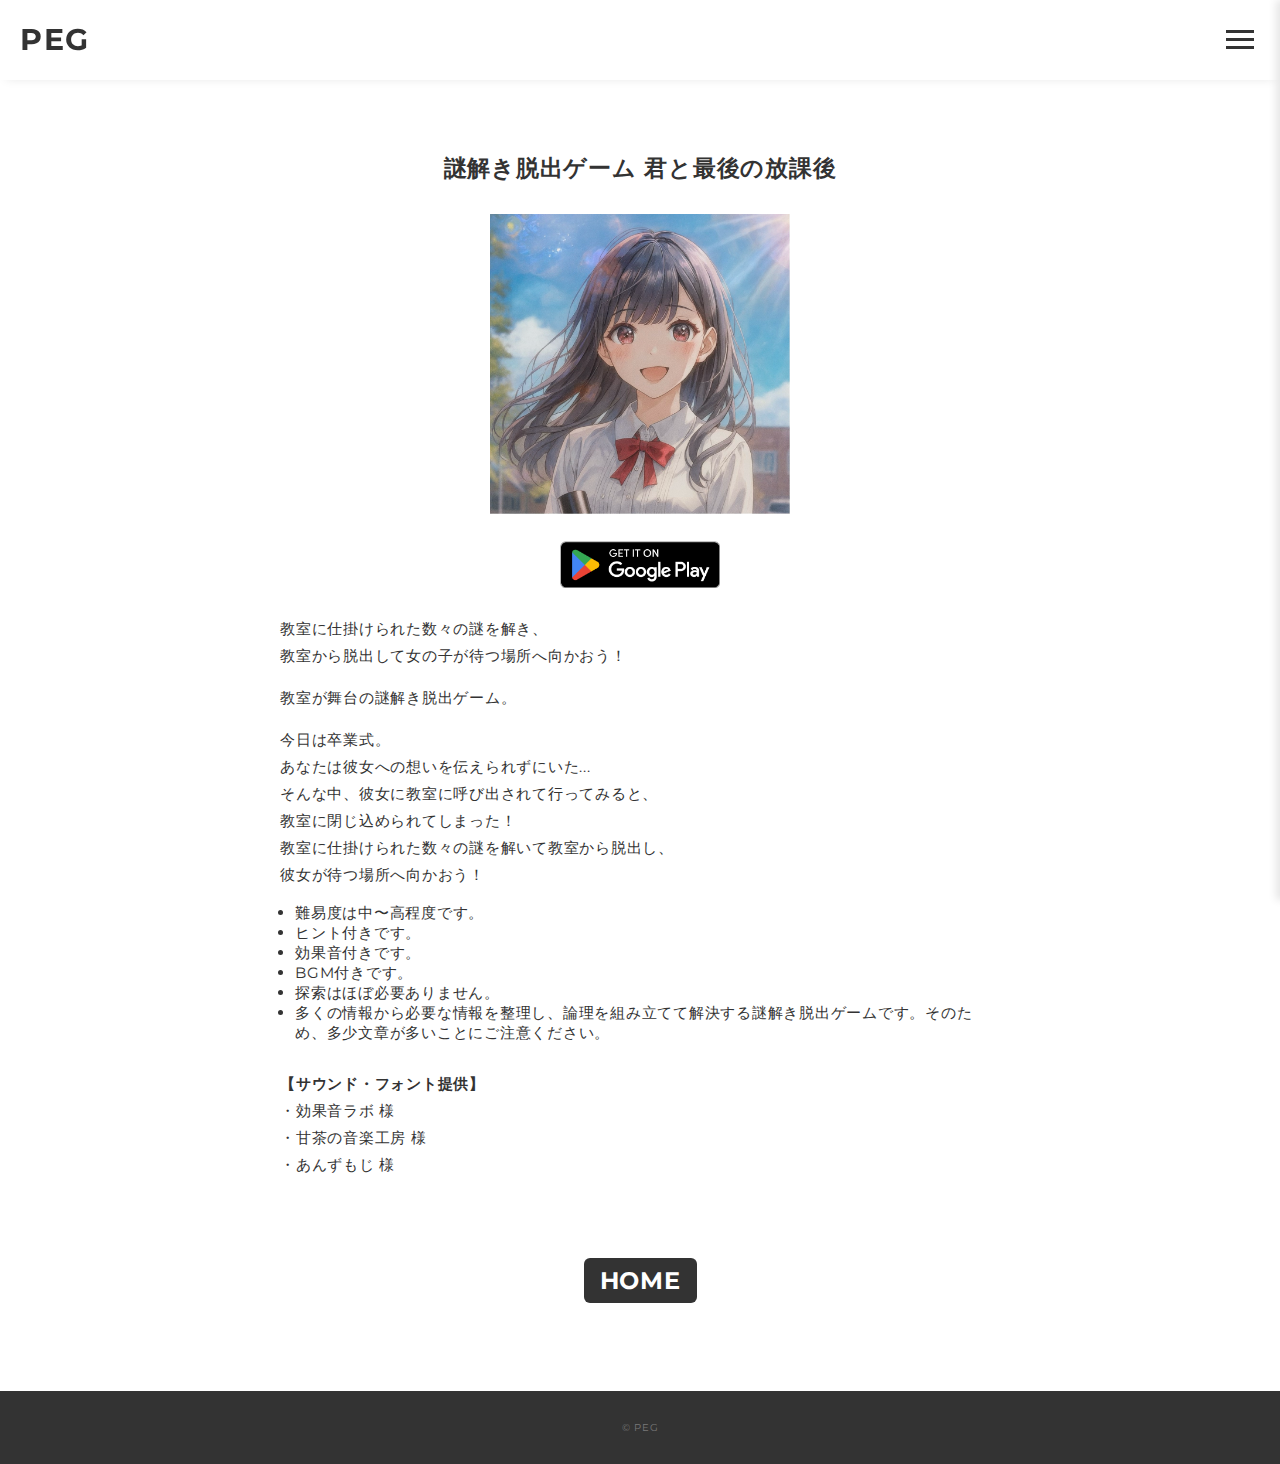
<file: works/school.html>
<!DOCTYPE html>
<html lang="ja">
<head>
  <meta charset="UTF-8">
  <meta name="viewport" content="width=device-width,initial-scale=1">
  <meta name="description" content="謎解き脱出ゲーム 君と最後の放課後 の詳細ページです。">
  <title>謎解き脱出ゲーム 君と最後の放課後 | PEG</title>
  <link rel="preconnect" href="https://fonts.googleapis.com">
  <link rel="preconnect" href="https://fonts.gstatic.com" crossorigin>
  <link href="https://fonts.googleapis.com/css2?family=Montserrat:wght@400;700&display=swap" rel="stylesheet">

  <link href="../css/ress.css" rel="stylesheet">
  <!-- キャッシュ更新のため ?v を付けています -->
  <link href="../css/style.css?v=ham-fix" rel="stylesheet">
  <link rel="shortcut icon" href="../img/icon.png" />
</head>
<body>
  <div class="wrapper">

    <!-- header -->
    <header class="header">
      <div class="container">
        <h1 class="header-logo"><a href="../index.html">PEG</a></h1>

        <!-- ハンバーガー（SVG版：spanは使いません） -->
        <button class="hamburger" id="js-hamburger"
                aria-controls="global-nav" aria-expanded="false" aria-label="メニューを開閉">
          <svg class="hamburger-svg" width="28" height="22" viewBox="0 0 28 22" aria-hidden="true" focusable="false">
            <rect x="0" y="1"  width="28" height="3" />
            <rect x="0" y="9"  width="28" height="3" />
            <rect x="0" y="17" width="28" height="3" />
          </svg>
        </button>

        <nav class="gnav" id="global-nav">
          <ul class="gnav-list">
            <li class="gnav-item"><a href="../index.html#works">WORKS</a></li>
            <li class="gnav-item"><a href="../index.html#contact">CONTACT</a></li>
            <li class="gnav-item"><a href="../privacy.html">PRIVACY POLICY</a></li>
            <li class="gnav-item"><a href="../support.html">SUPPORT PAGE</a></li>
          </ul>
        </nav>
      </div>
    </header>
    <!-- /header -->

    <main class="content">
      <article class="article">
        <div class="article-container">
          <h2 class="article-title">謎解き脱出ゲーム 君と最後の放課後</h2>

          <div class="article-body">
            <img src="../img/school.png" alt="謎解き脱出ゲーム 君と最後の放課後の画像">
            <div class="works-store-links">
              <!-- <a href="https://apps.apple.com/jp/app/id6751105493" target="_blank" rel="noopener">
                <img src="../img/appstore.svg" alt="App Storeでダウンロード" class="store-btn">
              </a> -->
              <a href="https://play.google.com/store/apps/details?id=com.perfect.schoolescape" target="_blank" rel="noopener">
                <img src="../img/googleplay.png" alt="Google Playで手に入れよう" class="store-btn">
              </a>
            </div>
            <p>教室に仕掛けられた数々の謎を解き、<br>
            教室から脱出して女の子が待つ場所へ向かおう！</p>

            <p>教室が舞台の謎解き脱出ゲーム。</p>

            <p>今日は卒業式。<br>
            あなたは彼女への想いを伝えられずにいた...<br>
            そんな中、彼女に教室に呼び出されて行ってみると、<br>
            教室に閉じ込められてしまった！<br>
            教室に仕掛けられた数々の謎を解いて教室から脱出し、<br>
            彼女が待つ場所へ向かおう！</p>

            <ul class="indent-list">
              <li>難易度は中〜高程度です。</li>
              <li>ヒント付きです。</li>
              <li>効果音付きです。</li>
              <li>BGM付きです。</li>
              <li>探索はほぼ必要ありません。</li>
              <li>多くの情報から必要な情報を整理し、論理を組み立てて解決する謎解き脱出ゲームです。そのため、多少文章が多いことにご注意ください。</li>
            </ul>

            <p><strong>【サウンド・フォント提供】</strong><br>
            ・効果音ラボ 様<br>
            ・甘茶の音楽工房 様<br>
            ・あんずもじ 様
            </p>
          </div>

          <div class="home-link">
            <a href="../index.html">HOME</a>
          </div>
        </div>
      </article>
    </main>

    <footer class="footer">
      <div class="copyright">&copy; PEG</div>
    </footer>
  </div>

  <!-- jQuery とスクリプト -->
  <script src="https://ajax.googleapis.com/ajax/libs/jquery/3.6.0/jquery.min.js"></script>
  <script src="../js/script.js?v=ham-fix"></script>
</body>
</html>
</file>
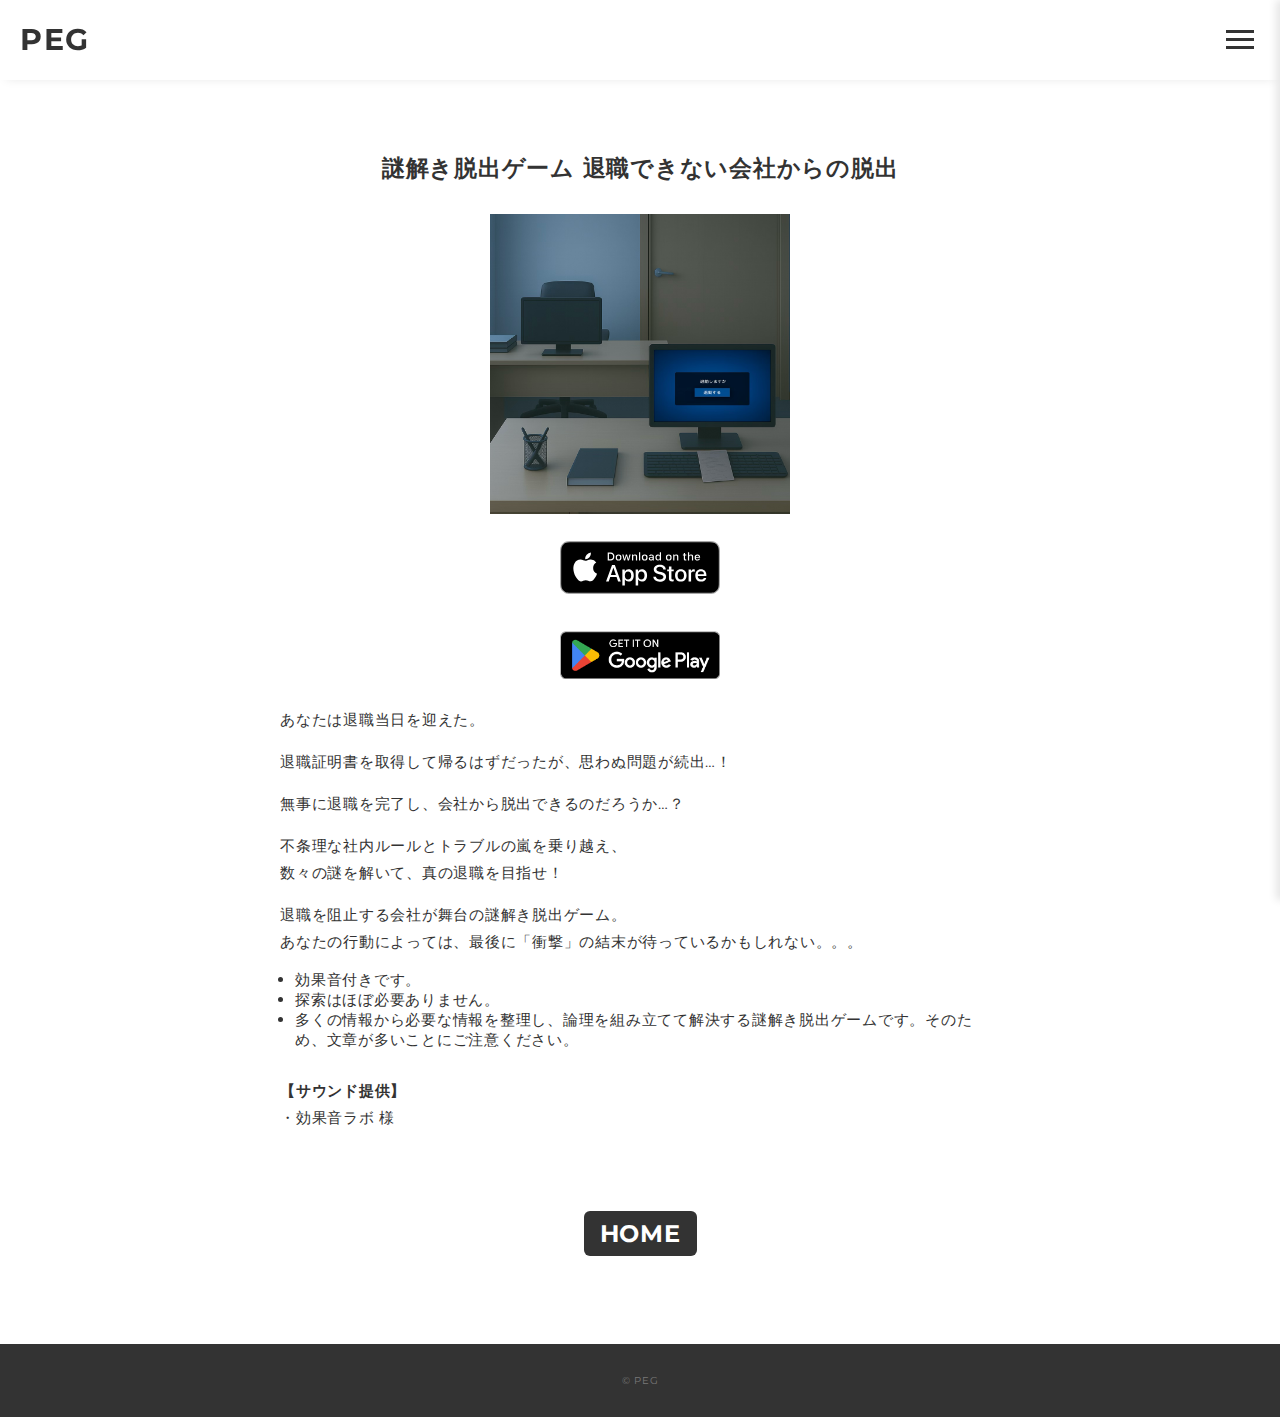
<file: works/taisyoku.html>
<!DOCTYPE html>
<html lang="ja">
<head>
  <meta charset="UTF-8">
  <meta name="viewport" content="width=device-width,initial-scale=1">
  <meta name="description" content="謎解き脱出ゲーム 退職できない会社からの脱出 の詳細ページです。">
  <title>謎解き脱出ゲーム 退職できない会社からの脱出 | PEG</title>
  <link rel="preconnect" href="https://fonts.googleapis.com">
  <link rel="preconnect" href="https://fonts.gstatic.com" crossorigin>
  <link href="https://fonts.googleapis.com/css2?family=Montserrat:wght@400;700&display=swap" rel="stylesheet">

  <link href="../css/ress.css" rel="stylesheet">
  <!-- キャッシュ更新のため ?v を付けています -->
  <link href="../css/style.css?v=ham-fix" rel="stylesheet">
  <link rel="shortcut icon" href="../img/icon.png" />
</head>
<body>
  <div class="wrapper">

    <!-- header -->
    <header class="header">
      <div class="container">
        <h1 class="header-logo"><a href="../index.html">PEG</a></h1>

        <!-- ハンバーガー（SVG版：spanは使いません） -->
        <button class="hamburger" id="js-hamburger"
                aria-controls="global-nav" aria-expanded="false" aria-label="メニューを開閉">
          <svg class="hamburger-svg" width="28" height="22" viewBox="0 0 28 22" aria-hidden="true" focusable="false">
            <rect x="0" y="1"  width="28" height="3" />
            <rect x="0" y="9"  width="28" height="3" />
            <rect x="0" y="17" width="28" height="3" />
          </svg>
        </button>

        <nav class="gnav" id="global-nav">
          <ul class="gnav-list">
            <li class="gnav-item"><a href="../index.html#works">WORKS</a></li>
            <li class="gnav-item"><a href="../index.html#contact">CONTACT</a></li>
            <li class="gnav-item"><a href="../privacy.html">PRIVACY POLICY</a></li>
            <li class="gnav-item"><a href="../support.html">SUPPORT PAGE</a></li>
            <li class="gnav-item"><a href="../blog.html">BLOG</a></li>
          </ul>
        </nav>
      </div>
    </header>
    <!-- /header -->

    <main class="content">
      <article class="article">
        <div class="article-container">
          <h2 class="article-title">謎解き脱出ゲーム 退職できない会社からの脱出</h2>

          <div class="article-body">
            <img src="../img/taisyoku.png" alt="謎解き脱出ゲーム 退職できない会社からの脱出の画像">
            <div class="works-store-links">
              <a href="https://apps.apple.com/jp/app/id6748549548" target="_blank" rel="noopener">
                <img src="../img/appstore.svg" alt="App Storeでダウンロード" class="store-btn">
              </a>
              <a href="https://play.google.com/store/apps/details?id=com.perfect.companyescape" target="_blank" rel="noopener">
                <img src="../img/googleplay.png" alt="Google Playで手に入れよう" class="store-btn">
              </a>
            </div>
            <p>あなたは退職当日を迎えた。</p>
            <p>退職証明書を取得して帰るはずだったが、思わぬ問題が続出…！</p>
            <p>無事に退職を完了し、会社から脱出できるのだろうか…？</p>

            <p>不条理な社内ルールとトラブルの嵐を乗り越え、<br>
            数々の謎を解いて、真の退職を目指せ！</p>

            <p>退職を阻止する会社が舞台の謎解き脱出ゲーム。<br>
            あなたの行動によっては、最後に「衝撃」の結末が待っているかもしれない。。。</p>

            <ul class="indent-list">
              <li>効果音付きです。</li>
              <li>探索はほぼ必要ありません。</li>
              <li>多くの情報から必要な情報を整理し、論理を組み立てて解決する謎解き脱出ゲームです。そのため、文章が多いことにご注意ください。</li>
            </ul>

            <p><strong>【サウンド提供】</strong><br>・効果音ラボ 様</p>
          </div>

          <div class="home-link">
            <a href="../index.html">HOME</a>
          </div>
        </div>
      </article>
    </main>

    <footer class="footer">
      <div class="copyright">&copy; PEG</div>
    </footer>
  </div>

  <!-- jQuery とスクリプト -->
  <script src="https://ajax.googleapis.com/ajax/libs/jquery/3.6.0/jquery.min.js"></script>
  <script src="../js/script.js?v=ham-fix"></script>
</body>
</html>
</file>
<file: css/ress.css>
/*!
 * ress.css • v3.0.1
 * MIT License
 * github.com/filipelinhares/ress
 */

/* # =================================================================
   # Global selectors
   # ================================================================= */

html {
  box-sizing: border-box;
  word-break: normal;
  -moz-tab-size: 4;
  tab-size: 4;

  -webkit-text-size-adjust: 100%; /* Prevent adjustments of font size after orientation changes in iOS */
}

*,
::before,
::after {
  box-sizing: inherit;
  background-repeat: no-repeat; /* Set `background-repeat: no-repeat` to all elements and pseudo elements */
}

::before,
::after {
  vertical-align: inherit;
  text-decoration: inherit; /* Inherit text-decoration and vertical align to ::before and ::after pseudo elements */
}

* {
  margin: 0;
  padding: 0; /* Reset `padding` and `margin` of all elements */
}

/* # =================================================================
   # General elements
   # ================================================================= */

hr {
  overflow: visible; /* Show the overflow in Edge and IE */
  height: 0; /* Add the correct box sizing in Firefox */
}

details,
main {
  display: block; /* Render the `main` element consistently in IE. */
}

summary {
  display: list-item; /* Add the correct display in all browsers */
}

small {
  font-size: 80%; /* Set font-size to 80% in `small` elements */
}

[hidden] {
  display: none; /* Add the correct display in IE */
}

abbr[title] {
  /* Add the correct text decoration in Chrome, Edge, IE, Opera, and Safari */
  text-decoration: underline;
  text-decoration: underline dotted;
  border-bottom: none; /* Remove the bottom border in Chrome 57 */
}

a {
  background-color: transparent; /* Remove the gray background on active links in IE 10 */
}

a:active,
a:hover {
  outline-width: 0; /* Remove the outline when hovering in all browsers */
}

code,
kbd,
pre,
samp {
  font-family: monospace, monospace; /* Specify the font family of code elements */
}

pre {
  font-size: 1em; /* Correct the odd `em` font sizing in all browsers */
}

b,
strong {
  font-weight: bolder; /* Add the correct font weight in Chrome, Edge, and Safari */
}

/* https://gist.github.com/unruthless/413930 */
sub,
sup {
  position: relative;
  font-size: 75%;
  line-height: 0;
  vertical-align: baseline;
}

sub {
  bottom: -.25em;
}

sup {
  top: -.5em;
}

/* # =================================================================
   # Forms
   # ================================================================= */

input {
  border-radius: 0;
}

/* Replace pointer cursor in disabled elements */
[disabled] {
  cursor: default;
}

[type="number"]::-webkit-container-spin-button,
[type="number"]::-webkit-outer-spin-button {
  height: auto; /* Correct the cursor style of increment and decrement buttons in Chrome */
}

[type="search"] {
  outline-offset: -2px; /* Correct the outline style in Safari */

  -webkit-appearance: textfield; /* Correct the odd appearance in Chrome and Safari */
}

[type="search"]::-webkit-search-decoration {
  -webkit-appearance: none; /* Remove the container padding in Chrome and Safari on macOS */
}

textarea {
  overflow: auto; /* Internet Explorer 11+ */
  resize: vertical; /* Specify textarea resizability */
}

button,
input,
optgroup,
select,
textarea {
  font: inherit; /* Specify font inheritance of form elements */
}

optgroup {
  font-weight: bold; /* Restore the font weight unset by the previous rule */
}

button {
  overflow: visible; /* Address `overflow` set to `hidden` in IE 8/9/10/11 */
}

button,
select {
  text-transform: none; /* Firefox 40+, Internet Explorer 11- */
}

/* Apply cursor pointer to button elements */
button,
[type="button"],
[type="reset"],
[type="submit"],
[role="button"] {
  cursor: pointer;
  color: inherit;
}

/* Remove container padding and border in Firefox 4+ */
button::-moz-focus-container,
[type="button"]::-moz-focus-container,
[type="reset"]::-moz-focus-container,
[type="submit"]::-moz-focus-container {
  padding: 0;
  border-style: none;
}

/* Replace focus style removed in the border reset above */
button:-moz-focusring,
[type="button"]::-moz-focus-container,
[type="reset"]::-moz-focus-container,
[type="submit"]::-moz-focus-container {
  outline: 1px dotted ButtonText;
}

button,
html [type="button"],
/* Prevent a WebKit bug where (2) destroys native `audio` and `video`controls in Android 4 */
[type="reset"],
[type="submit"] {
  -webkit-appearance: button; /* Correct the inability to style clickable types in iOS */
}

/* Remove the default button styling in all browsers */
button,
input,
select,
textarea {
  border-style: none;
  background-color: transparent;
}

/* Style select like a standard input */
select {
  -webkit-appearance: none; /* Chrome 41+ */
  -moz-appearance: none; /* Firefox 36+ */
}

select::-ms-expand {
  display: none; /* Internet Explorer 11+ */
}

select::-ms-value {
  color: currentColor; /* Internet Explorer 11+ */
}

legend {
  display: table; /* Correct the text wrapping in Edge and IE */
  max-width: 100%; /* Correct the text wrapping in Edge and IE */
  max-width: 100%; /* Correct the text wrapping in Edge 18- and IE */
  white-space: normal; /* Correct the text wrapping in Edge and IE */
  color: inherit; /* Correct the color inheritance from `fieldset` elements in IE */
  border: 0; /* Correct `color` not being inherited in IE 8/9/10/11 */
}

::-webkit-file-upload-button {
  font: inherit; /* Change font properties to `inherit` in Chrome and Safari */
  color: inherit;
  /* Correct the inability to style clickable types in iOS and Safari */

  -webkit-appearance: button;
}

/* # =================================================================
   # Specify media element style
   # ================================================================= */

img {
  border-style: none; /* Remove border when inside `a` element in IE 8/9/10 */
}

/* Add the correct vertical alignment in Chrome, Firefox, and Opera */
progress {
  vertical-align: baseline;
}

/* # =================================================================
   # Accessibility
   # ================================================================= */

/* Hide content from screens but not screenreaders */
@media screen {
  [hidden~="screen"] {
    display: inherit;
  }
  [hidden~="screen"]:not(:active):not(:focus):not(:target) {
    position: absolute !important;
    clip: rect(0 0 0 0) !important;
  }
}

/* Specify the progress cursor of updating elements */
[aria-busy="true"] {
  cursor: progress;
}

/* Specify the pointer cursor of trigger elements */
[aria-controls] {
  cursor: pointer;
}

/* Specify the unstyled cursor of disabled, not-editable, or otherwise inoperable elements */
[aria-disabled] {
  cursor: default;
}
</file>
<file: css/style.css>
body {
  font-family: "Montserrat","Helvetica Neue",Arial,"Hiragino Kaku Gothic ProN","Hiragino Sans",Meiryo,sans-serif;
  font-size: 15px;
  letter-spacing: .05em;
  color: #333;
}

a {
  transition: opacity .3s;
  text-decoration: none;
  color: #1ca9e3;
}

img {
  max-width: 100%;
  height: auto;
  vertical-align: bottom;
  border-style: none;
}

/* ストアボタン */
.store-links { margin-top: 6px; }
.store-links a { display: inline-block; margin-right: 8px; }
.store-links img { height: 40px; }

.pc-only { display: block; }
.sp-only { display: none; }

/*--------------------------------
 レイアウト
---------------------------------*/
.wrapper { padding-top: 73px; }
.section { padding: 90px 0; }
.section:nth-of-type(odd) { background-color: #f7f7f7; }
.container { max-width: 1340px; margin: 0 auto; padding: 0 40px; }

/*--------------------------------
 見出し
---------------------------------*/
.title {
  font-size: 34px;
  font-weight: bold;
  line-height: 1;
  margin-bottom: 40px;
  text-align: center;
  letter-spacing: .05em;
  color: #333;
}
.lead { font-size: 16px; line-height: 1.8; margin-bottom: 30px; }

/*--------------------------------
 ヘッダー
---------------------------------*/
.header {
  position: fixed;
  top: 0;
  z-index: 100; /* gnavより下、ページより上 */
  width: 100%;
  background-color: #fff;
  box-shadow: 0 5px 10px -6px rgba(0,0,0,.1);
}
.header .container {
  position: relative; /* ← 配置基準を固定 */
  display: flex;
  align-items: center;
  justify-content: space-between;
  padding: 20px 16px;
}

.header-logo {
  font-size: 30px;
  font-weight: bold;
  line-height: 1.2;
  margin-right: 20px;
  letter-spacing: .05em;
}
.header-logo a { color: #333; }

/* --- ハンバーガー（フレックス配置に統一） --- */
.hamburger {
  position: relative;              /* z-indexを効かせる */
  margin-left: auto;               /* 右端へ */
  display: flex;
  align-items: center;
  justify-content: center;
  width: 40px;                     /* タップしやすい当たり判定 */
  height: 40px;
  padding: 0;
  background: none;
  border: 0;
  cursor: pointer;
  z-index: 1002;
}
/* 旧span線は無効化（保険） */
.hamburger span { display: none !important; }

/* SVG を常時“黒”で描画（iOSでも確実に効かせる） */
.hamburger-svg {
  width: 28px;
  height: 22px;
  display: block;
  pointer-events: none;            /* クリックは親buttonへ */
}
.hamburger-svg rect {
  fill: #333 !important;
}

/* 右からスライドインする GNAV */
.gnav {
  position: fixed;
  top: 0;
  right: -260px; /* 初期は画面外 */
  height: 100dvh;
  width: 260px;
  background: #fff;
  box-shadow: -4px 0 8px rgba(0,0,0,0.1);
  transition: right 0.3s ease;
  padding: 80px 24px 24px; /* 上はヘッダー分＋余白 */
  display: flex;
  flex-direction: column;
  justify-content: flex-start;
  z-index: 1001;

  /* 閉じている間は当たり判定を無効化（ハンバーガーに被らないように） */
  pointer-events: none;
}
.gnav.open {
  right: 0;
  pointer-events: auto;
}

.gnav-list {
  display: flex;
  flex-direction: column; /* 縦並び固定 */
  gap: 20px;
  list-style: none;
  margin: 0;
  padding: 0;
}
.gnav-item:not(:last-child) { margin-right: 0; }
.gnav-item a {
  position: relative;
  font-size: 20px;
  font-weight: bold;
  display: inline-block;
  padding: 5px 0;
  transition: .3s;
  letter-spacing: .05em;
  color: #333;
}
.gnav-item a:after { display: none; }

/*--------------------------------
 メインビジュアル
---------------------------------*/
.mv {
  display: flex;
  align-items: center;
  justify-content: center;
  text-align: center;
}
.mv img {
  display: block;
  width: 100%;
  height: auto;
}
.mv-container { padding: 40px; }

.mv-title {
  font-size: 60px;
  font-weight: bold;
  line-height: 1.2;
  margin-bottom: 5px;
  letter-spacing: .1em;
}
.mv-subtitle {
  font-size: 20px;
  font-weight: bold;
  line-height: 1;
  margin-bottom: 40px;
  letter-spacing: .08em;
}
.mv-text { font-size: 16px; line-height: 1.8; }

/* カルーセル基本 */
.carousel {
  position: relative;
  overflow: hidden;
  width: 100%;
  height: auto;
}
.carousel-item {
  display: none;
  width: 100%;
  animation: fade 1s;
}
.carousel-item.active {
  display: block;
}
.carousel-item img {
  width: 100%;
  height: auto;
  display: block;
}

/* ナビボタン */
.carousel-controls {
  position: absolute;
  top: 50%;
  width: 100%;
  display: flex;
  justify-content: space-between;
  transform: translateY(-50%);
}
.carousel-controls button {
  background: rgba(0,0,0,0.4);
  border: none;
  color: #fff;
  font-size: 30px;
  cursor: pointer;
  padding: 8px 12px;
  transition: background 0.3s;
}
.carousel-controls button:hover {
  background: rgba(0,0,0,0.6);
}

@keyframes fade {
  from { opacity: 0.4; }
  to   { opacity: 1; }
}


/*--------------------------------
 Works
---------------------------------*/
.works-list { display: flex; flex-wrap: wrap; margin-bottom: -40px; }
.works-item {
  width: 31.74603%;
  margin-right: 1.58730%;
  margin-bottom: 40px;
  color: #333;
}
.works-item:hover { opacity: .9; }
.works-item:nth-of-type(3n) { margin-right: 0; }
.works-img img { border: 1px solid #e6e6e6; }

.works-name { font-size: 20px; font-weight: bold; margin-top: 8px; text-align: center;}
.works-name a { color: #333; text-decoration: none; display: inline-block; }
.works-name a:hover { text-decoration: underline; }

.works-info { font-size: 20px; margin-top: 5px; }
.store-btn { height: 40px; width: auto; }

.indent-list {
  padding-left: 1em; /* 既存の字下げ */
  margin-bottom: 1.8em; /* 一行分またはお好みの余白 */
}

.article-body img {
  width: 300px;
  height: auto;
  display: block;
  margin: 0 auto;
  margin-bottom: 1.8em; /* 段落の line-height(1.8) に揃えて“1行” */
}

/* App / Play ボタンを縦並び＆中央寄せ（必要な場合に使用） */
.store-links {
  display: flex;
  flex-direction: column;
  align-items: center;
  gap: 10px;
}
.store-links img {
  width: 160px;
  height: auto;
  display: block;
}

/* 詳細ページのボタン群（使用している場合） */
.works-store-links {
  display: flex;
  flex-direction: column;
  align-items: center;
  gap: 10px;
  margin-bottom: 0;
}
.works-store-links img {
  width: 180px;
  height: auto;
  display: block;
}

.works-thumb-link img {
  width: 300px;  
  height: 300px; 
  object-fit: cover; /* はみ出した部分をトリミングして見栄えを統一 */
  display: block;
  margin: 0 auto;
}

.home-link { margin-top: 0; text-align: center; }


.home-link a {
  display: block;          /* 強制的に縦並び */
  width: fit-content;      /* テキスト幅に合わせる */
  margin: 0.5rem auto;     /* 上下に余白＋中央寄せ */
  font-size: 24px;
  font-weight: bold;
  padding: 12px 24px;
  background-color: #333;
  color: #fff;
  border-radius: 6px;
  text-decoration: none;
  transition: background-color 0.3s ease;
}
.home-link a:hover { background-color: #555; }

/*--------------------------------
 Skill
---------------------------------*/
.skill-list { display: flex; flex-wrap: wrap; justify-content: space-between; margin-bottom: -50px; }
.skill-item { display: flex; align-items: flex-start; justify-content: space-between; width: 48%; margin-bottom: 50px; }
.skill-img { width: 60px; height: auto; margin-right: 20px; }
.skill-body { flex: 1; }
.skill-name { margin-bottom: 10px; }
.skill-text { font-size: 14px; line-height: 1.8; }

/*--------------------------------
 About
---------------------------------*/
.profile { display: flex; flex-wrap: wrap; max-width: 800px; margin: 0 auto; }
.profile-img { width: 20%; margin-right: 30px; border-radius: 50%; }
.profile-img img { border-radius: 50%; }
.profile-body { flex: 1; }
.profile-body p { font-size: 15px; line-height: 1.8; }
.profile-body p:not(:last-child) { margin-bottom: 30px; }

/*--------------------------------
 Contact
---------------------------------*/
.contact { text-align: center; }
.contact-item:not(:last-child) { margin-right: 10px; }
.contact-text { margin-top: 10px; }
.contact-item { display: inline-block; margin-right: 10px; }
.contact-icon { height: 45px; width: auto; }

/*--------------------------------
 ページトップ
---------------------------------*/
.page-top {
  font-weight: bold;
  padding: 10px;
  cursor: pointer;
  text-align: center;
  background-color: #4c4c4c;
}
.page-top .material-icons-outlined { vertical-align: bottom; color: #fff; }

/*--------------------------------
 フッター
---------------------------------*/
.footer { padding: 30px; background-color: #333; }
.copyright { font-size: 10px; text-align: center; color: #797979; }

/*--------------------------------
 下層：Worksページ
---------------------------------*/
.article { padding: 80px 0; }
.article-container { max-width: 1040px; margin: 0 auto; padding: 0 20px; }
.article-title { margin-bottom: 30px; text-align: center; }
.article-body { max-width: 720px; margin: 0 auto; margin-bottom: 80px; }
.article-body h3 { position: relative; font-size: 18px; margin-bottom: 5px; padding-left: 1em; }
.article-body h3:not(:first-child) { margin-top: 50px; }
.article-body h3::before {
  position: absolute; top: 0; left: 0; width: 4px; height: 100%;
  content: ""; border-radius: 3px; background-color: #333;
}
.article-body p { font-size: 15px; line-height: 1.8; margin-bottom: 15px; }

/*--------------------------------
BLOG
---------------------------------*/

.post-nav {
  display: flex;
  justify-content: center; /* 中央に配置 */
  gap: 2rem;               /* 前後のリンクの間隔 */
  margin-top: 2rem;
}

.post-nav a {
  text-decoration: none;
  font-size: 18px;
}

.steps {
  padding-left: 1.5em;   /* 数字と本文の余白 */
  margin-left: 0;        /* 左余白をリセット */
}
.steps li {
  margin-bottom: 0.5em;  /* 各行の間隔 */
  line-height: 1.6;      /* 読みやすさ調整 */
}


/*--------------------------------
 Media Queries
---------------------------------*/
@media screen and (max-width: 767px) {
  body { font-size: 14px; }
  .pc-only { display: none; }
  .sp-only { display: block; }

  .title { font-size: 26px; margin-bottom: 20px; }
  .lead { font-size: 14px; line-height: 1.7; margin-bottom: 20px; }

  .wrapper { padding-top: 57px; }
  .section { padding: 60px 0; }
  .container { padding: 0 20px; }

  .header .container { padding: 15px; }
  .header-logo { font-size: 30px; margin-right: 15px; }

  .mv { display: flex; align-items: center; justify-content: center; text-align: center; }
  .mv-container { padding: 20px; }
  .mv-title { font-size: 30px; }
  .mv-subtitle { font-size: 16px; margin-bottom: 20px; }
  .mv-text { font-size: 14px; line-height: 1.7; }

  /* Works */
  .works-name { font-size: 16px; }
  .works-info { margin-top: 3px; }
  .works-list { justify-content: space-between; }
  .works-item { flex: 0 0 48%; margin-right: 0; margin-bottom: 30px; }

  .works-store-links img { width: 150px; }
  .store-links img { width: 120px; }

  /* 下層 */
  .article { padding: 50px 0; }
  .article-body h3 { font-size: 16px; padding-left: .8em; }
  .article-body h3:not(:first-child) { margin-top: 30px; }
  .article-body p { font-size: 14px; line-height: 1.7; margin-bottom: 10px; }
  .article-body img {
    width: 150px;
    height: auto;
    display: block;
    margin: 0 auto 1.8em;
  }

  .works-thumb-link img {
    width: 80%;        /* 画面幅の70%に縮小 */
    height: auto;
    margin: 0 auto;    /* 中央寄せ */
    display: block;
  }
}

/* ===== PCだけヘッダーを画面端まで寄せる ===== */
@media screen and (min-width: 1024px) {
  /* ヘッダー内の.containerをフル幅にし、左右余白を小さく */
  .header > .container {
    max-width: none;   /* 1340pxの上限を解除して画面いっぱいに */
    width: 100%;
    margin: 0;         /* 0 auto の中央寄せを解除 */
    padding: 20px 20px;
  }
}

/* 固定ヘッダー分のオフセット量（PC/スマホで切り替え） */
:root { --header-offset: 73px; }              /* PC */
@media (max-width: 767px) { :root { --header-offset: 57px; } } /* iPhone SE 等 */

/* ブラウザのアンカー移動時に余白を確保（対応ブラウザ向け） */
html {
  scroll-behavior: smooth;                     /* 好みで。滑らかスクロール */
  scroll-padding-top: var(--header-offset);    /* アンカー位置の上に余白 */
}

/* 念のため対象セクション側にも余白を指示（互換用） */
#works, #contact, :target {
  scroll-margin-top: var(--header-offset);
}

.home-link a {
  font-size: 24px;     /* 文字サイズを少し小さく */
  padding: 8px 16px;   /* ボタン内余白も調整 */
}

.works-store-links img {
  width: 160px;   /* 好きな幅に変更（例: 140px） */
  height: auto;   /* 縦横比は維持 */
}

@media screen and (max-width: 767px) {
  .works-store-links img { width: 140px; }
  .home-link a { font-size: 22px; padding: 6px 14px; }
}

/* 固定ヘッダーの高さ（PC/スマホ） */
:root { --header-offset: 73px; }
@media (max-width: 767px) { :root { --header-offset: 57px; } }

/* アンカー見出しの直前にダミーの余白を作って、ヘッダー被りを防ぐ */
#works::before,
#contact::before {
  content: "";
  display: block;
  height: var(--header-offset);
  margin-top: calc(-1 * var(--header-offset));
}

html { scroll-padding-top: var(--header-offset); scroll-behavior: smooth; }

.article-body ul {
  padding-left: 1em; /* 一文字分の字下げ */
}

.article-body li {
  word-break: break-word; /* 長いURLがはみ出さないように折り返す */
}

.article-body a {
  word-break: break-all;     /* 単語の途中でも折り返す */
  overflow-wrap: anywhere;   /* できるところで折り返す */
}

.article-body hr {
  margin-top: 1em;    /* 横線の上に1行分の余白 */
  margin-bottom: 1em; /* 横線の下に1行分の余白 */
}
</file>
